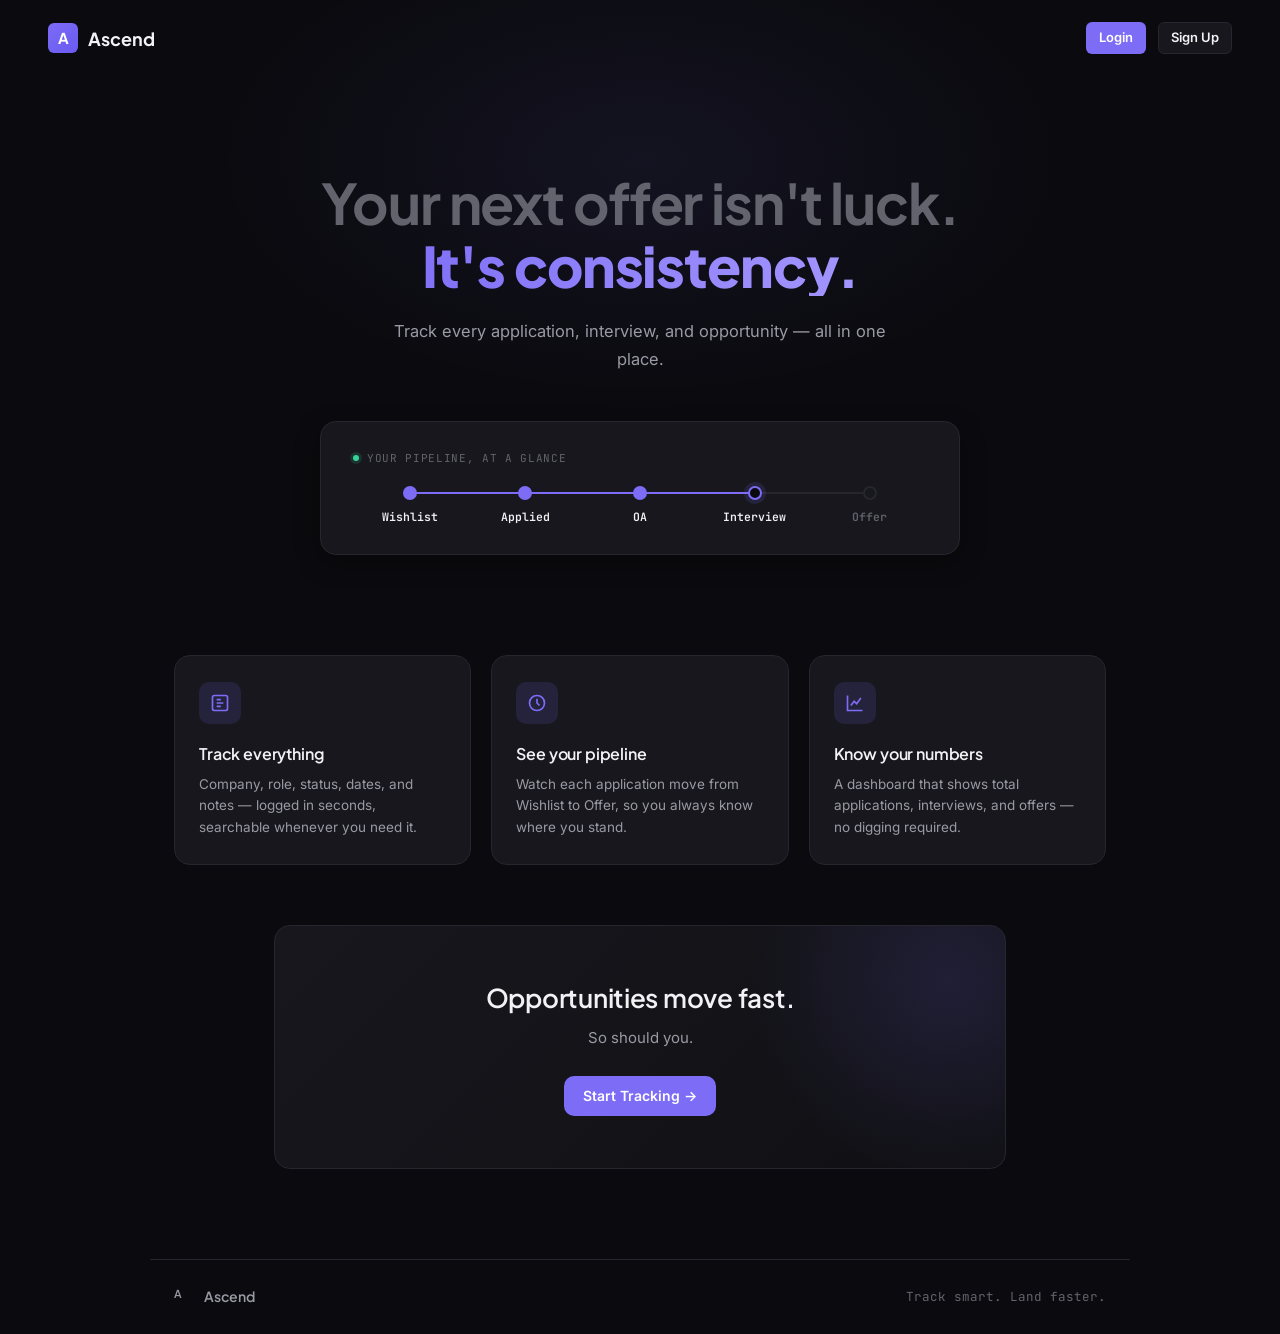
<file: index.html>
<!DOCTYPE html>
<html lang="en">
<head>
<meta charset="UTF-8">
<meta name="viewport" content="width=device-width, initial-scale=1.0">
<title>Ascend — Track every opportunity</title>
<link rel="stylesheet" href="css/styles.css">
<link rel="stylesheet" href="css/landing.css">
</head>
<body>

<nav class="landing-nav">
  <div class="brand">
    <span class="mark">A</span>
    <span>Ascend</span>
  </div>
  <div class="nav-actions">
    <a href="login.html" class="btn btn-primary btn-sm">Login</a>
    <a href="register.html" class="btn btn-secondary btn-sm">Sign Up</a>
  </div>
</nav>

<section class="hero">
  <h1 class="hero-title">
    <span class="muted-line">Your next offer isn't luck.</span>
    <span class="accent-line">It's consistency.</span>
  </h1>

  <p class="hero-sub">
    Track every application, interview, and opportunity — all in one place.
  </p>

  <div class="pipeline-preview">
    <div class="preview-label">
      <span class="live-dot"></span>
      Your pipeline, at a glance
    </div>
    <div class="pipeline">
      <div class="pipeline-node done"><div class="pipeline-line"></div><div class="pipeline-dot"></div><span class="pipeline-label">Wishlist</span></div>
      <div class="pipeline-node done"><div class="pipeline-line"></div><div class="pipeline-dot"></div><span class="pipeline-label">Applied</span></div>
      <div class="pipeline-node done"><div class="pipeline-line"></div><div class="pipeline-dot"></div><span class="pipeline-label">OA</span></div>
      <div class="pipeline-node current"><div class="pipeline-line"></div><div class="pipeline-dot"></div><span class="pipeline-label">Interview</span></div>
      <div class="pipeline-node"><div class="pipeline-line"></div><div class="pipeline-dot"></div><span class="pipeline-label">Offer</span></div>
    </div>
  </div>
</section>

<section class="features">
  <div class="feature-grid">
    <div class="feature-card">
      <div class="f-icon">
        <svg viewBox="0 0 24 24" fill="none" stroke="currentColor" stroke-width="2"><rect x="3" y="3" width="18" height="18" rx="2"/><path d="M8 12h8M8 8h5M8 16h5"/></svg>
      </div>
      <h3>Track everything</h3>
      <p>Company, role, status, dates, and notes — logged in seconds, searchable whenever you need it.</p>
    </div>

    <div class="feature-card">
      <div class="f-icon">
        <svg viewBox="0 0 24 24" fill="none" stroke="currentColor" stroke-width="2"><circle cx="12" cy="12" r="9"/><path d="M12 7v5l3 3"/></svg>
      </div>
      <h3>See your pipeline</h3>
      <p>Watch each application move from Wishlist to Offer, so you always know where you stand.</p>
    </div>

    <div class="feature-card">
      <div class="f-icon">
        <svg viewBox="0 0 24 24" fill="none" stroke="currentColor" stroke-width="2"><path d="M3 3v18h18"/><path d="M7 15l4-5 3 3 5-7"/></svg>
      </div>
      <h3>Know your numbers</h3>
      <p>A dashboard that shows total applications, interviews, and offers — no digging required.</p>
    </div>
  </div>
</section>

<section class="final-cta">
  <div class="final-cta-card">
    <h2>Opportunities move fast.</h2>
    <p>So should you.</p>
    <a href="login.html" class="btn btn-primary">Start Tracking →</a>
  </div>
</section>

<footer class="landing-footer">
  <div class="foot-brand">
    <span class="mark" style="width:22px;height:22px;font-size:11px;">A</span>
    Ascend
  </div>
  <span class="foot-note">Track smart. Land faster.</span>
</footer>

</body>
</html>
</file>
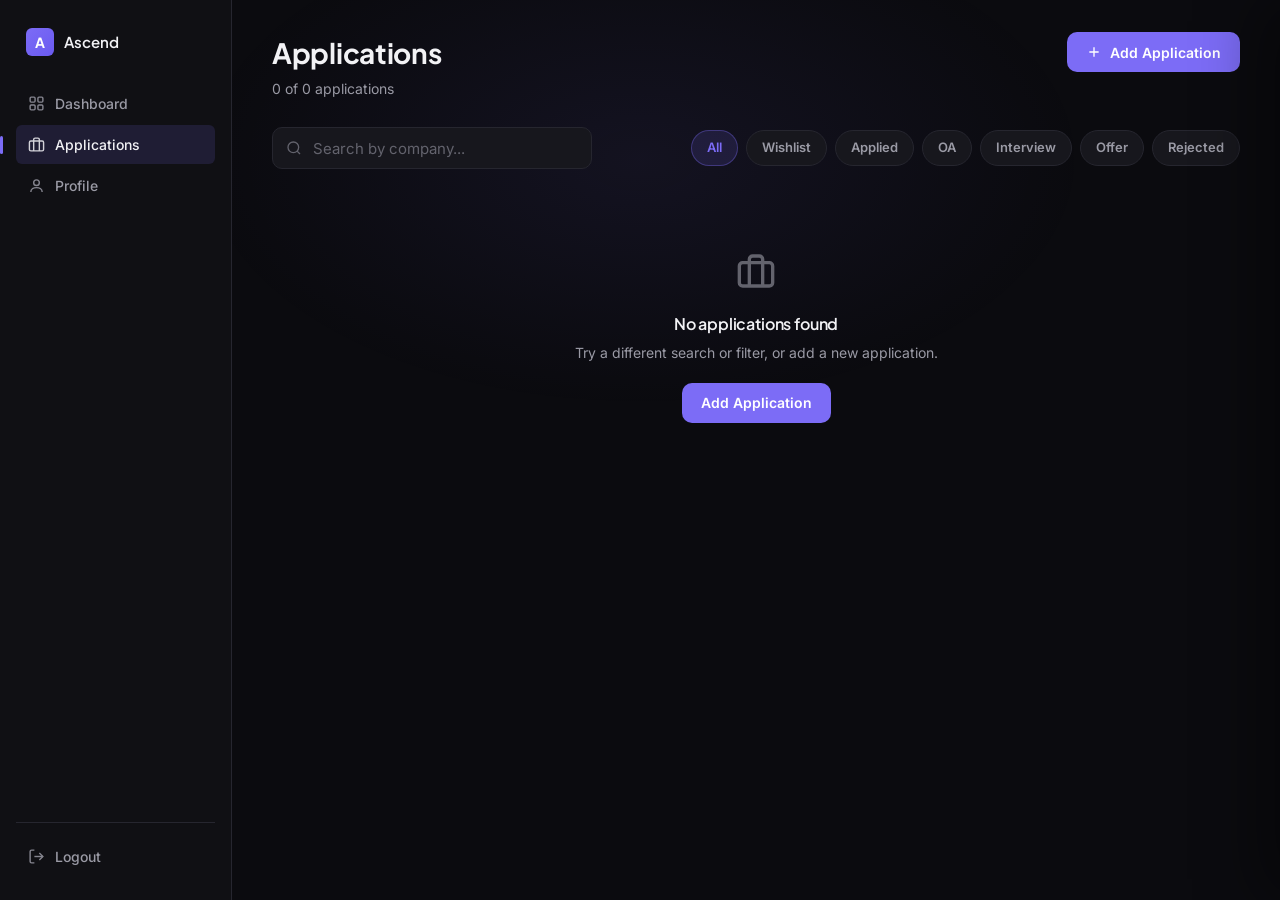
<file: applications.html>
<!DOCTYPE html>
<html lang="en">
<head>
<meta charset="UTF-8">
<meta name="viewport" content="width=device-width, initial-scale=1.0">
<title>Applications — Ascend</title>
<link rel="stylesheet" href="css/styles.css">
<link rel="stylesheet" href="css/dashboard.css">
<link rel="stylesheet" href="css/applications.css">
</head>
<body>

<div class="app-shell">

  <aside class="sidebar">
    <a href="dashboard.html" class="sidebar-brand">
      <span class="mark">A</span>
      <span class="name">Ascend</span>
    </a>

    <nav class="nav-group">
      <a href="dashboard.html" class="nav-item">
        <svg viewBox="0 0 24 24" fill="none" stroke="currentColor" stroke-width="2"><rect x="3" y="3" width="7" height="7" rx="1.5"/><rect x="14" y="3" width="7" height="7" rx="1.5"/><rect x="3" y="14" width="7" height="7" rx="1.5"/><rect x="14" y="14" width="7" height="7" rx="1.5"/></svg>
        Dashboard
      </a>
      <a href="applications.html" class="nav-item active">
        <svg viewBox="0 0 24 24" fill="none" stroke="currentColor" stroke-width="2"><rect x="2" y="7" width="20" height="14" rx="2"/><path d="M16 21V5a2 2 0 0 0-2-2h-4a2 2 0 0 0-2 2v16"/></svg>
        Applications
      </a>
      <a href="profile.html" class="nav-item">
        <svg viewBox="0 0 24 24" fill="none" stroke="currentColor" stroke-width="2"><circle cx="12" cy="8" r="4"/><path d="M4 21c0-4 4-6 8-6s8 2 8 6"/></svg>
        Profile
      </a>
    </nav>

    <div class="sidebar-footer">
      <a href="login.html" class="nav-item" data-logout>
        <svg viewBox="0 0 24 24" fill="none" stroke="currentColor" stroke-width="2"><path d="M9 21H5a2 2 0 0 1-2-2V5a2 2 0 0 1 2-2h4"/><path d="M16 17l5-5-5-5"/><path d="M21 12H9"/></svg>
        Logout
      </a>
    </div>
  </aside>

  <main class="main">
    <div class="page-header">
      <div>
        <h1>Applications</h1>
        <p class="subtitle"><span id="results-count">0 of 0</span> applications</p>
      </div>
      <button class="btn btn-primary" onclick="openApplicationForm('add')">
        <svg viewBox="0 0 24 24" fill="none" stroke="currentColor" stroke-width="2"><path d="M12 5v14M5 12h14"/></svg>
        Add Application
      </button>
    </div>

    <div class="filters-row">
      <div class="input-icon-wrap search-wrap">
        <svg viewBox="0 0 24 24" fill="none" stroke="currentColor" stroke-width="2"><circle cx="11" cy="11" r="8"/><path d="m21 21-4.35-4.35"/></svg>
        <input class="input" id="search-input" placeholder="Search by company..." />
      </div>

      <div class="filter-chips">
        <span class="chip active" data-status="all">All</span>
        <span class="chip" data-status="Wishlist">Wishlist</span>
        <span class="chip" data-status="Applied">Applied</span>
        <span class="chip" data-status="OA">OA</span>
        <span class="chip" data-status="Interview">Interview</span>
        <span class="chip" data-status="Offer">Offer</span>
        <span class="chip" data-status="Rejected">Rejected</span>
      </div>
    </div>

    <div class="table-wrap" id="applications-table-wrap">
      <table>
        <thead>
          <tr><th>Company</th><th>Status</th><th>Type</th><th>Mode</th><th>Applied</th><th>Notes</th><th>Edit</th></tr>
        </thead>
        <tbody id="applications-body"></tbody>
      </table>
    </div>

    <div class="empty-state" id="applications-empty" style="display:none;">
      <svg viewBox="0 0 24 24" fill="none" stroke="currentColor" stroke-width="2"><rect x="2" y="7" width="20" height="14" rx="2"/><path d="M16 21V5a2 2 0 0 0-2-2h-4a2 2 0 0 0-2 2v16"/></svg>
      <h3>No applications found</h3>
      <p>Try a different search or filter, or add a new application.</p>
      <button class="btn btn-primary" onclick="openApplicationForm('add')">Add Application</button>
    </div>
  </main>

</div>

<!-- Add/Edit Application slide-over -->
<div class="overlay" id="app-form-overlay" onclick="closeApplicationForm()"></div>
<div class="slide-panel" id="app-slide-panel">
  <div class="slide-panel-header">
    <h2 id="form-title">Add Application</h2>
    <button class="close-btn" onclick="closeApplicationForm()">
      <svg viewBox="0 0 24 24" fill="none" stroke="currentColor" stroke-width="2"><path d="M18 6 6 18M6 6l12 12"/></svg>
    </button>
  </div>

  <div class="slide-panel-body">
    <form id="app-form" novalidate>
      <div class="field">
        <label for="f-company">Company Name</label>
        <input type="text" id="f-company" class="input" placeholder="e.g. Rippling" />
      </div>

      <div class="field">
        <label for="f-role">Job Role</label>
        <input type="text" id="f-role" class="input" placeholder="e.g. SDE Intern" />
      </div>

      <div class="field">
        <label for="f-location">Location</label>
        <input type="text" id="f-location" class="input" placeholder="e.g. Bengaluru" />
      </div>

      <div class="field">
        <label>Job Type</label>
        <div class="toggle-group" id="jobType-group">
          <span class="toggle-option active" data-value="Internship">Internship</span>
          <span class="toggle-option" data-value="Full-time">Full-time</span>
        </div>
      </div>

      <div class="field">
        <label>Mode</label>
        <div class="toggle-group" id="mode-group">
          <span class="toggle-option" data-value="On-Campus">On-Campus</span>
          <span class="toggle-option active" data-value="Off-Campus">Off-Campus</span>
        </div>
      </div>

      <div class="field">
        <label for="f-status">Status</label>
        <select id="f-status" class="input">
          <option>Wishlist</option>
          <option>Applied</option>
          <option>OA</option>
          <option>Interview</option>
          <option>Offer</option>
          <option>Rejected</option>
        </select>
      </div>

      <div class="field">
        <label for="f-dateApplied">Date Applied</label>
        <input type="date" id="f-dateApplied" class="input" />
      </div>

      <div class="field">
        <label for="f-jobLink">Job Link</label>
        <input type="url" id="f-jobLink" class="input" placeholder="https://company.com/careers/role" />
      </div>

      <div class="field">
        <label for="f-notes">Notes <span class="optional-tag">optional</span></label>
        <textarea id="f-notes" class="input" placeholder="Anything you want to remember about this application..."></textarea>
      </div>

      <div class="field">
        <label>Referral</label>
        <div class="flex items-center gap-12">
          <div class="switch" id="referral-switch"></div>
          <span class="text-secondary" style="font-size:13px;">This came through a referral</span>
        </div>
      </div>
    </form>
  </div>

  <div class="slide-panel-footer">
    <button type="button" class="btn btn-secondary" onclick="closeApplicationForm()">Cancel</button>
    <button type="submit" form="app-form" class="btn btn-primary" id="form-submit-btn">Add Application</button>
  </div>
</div>

<script src="js/data.js"></script>
<script src="js/application-form.js"></script>
<script src="js/applications.js"></script>
<script src="js/sidebar.js"></script>
</body>
</html>
</file>
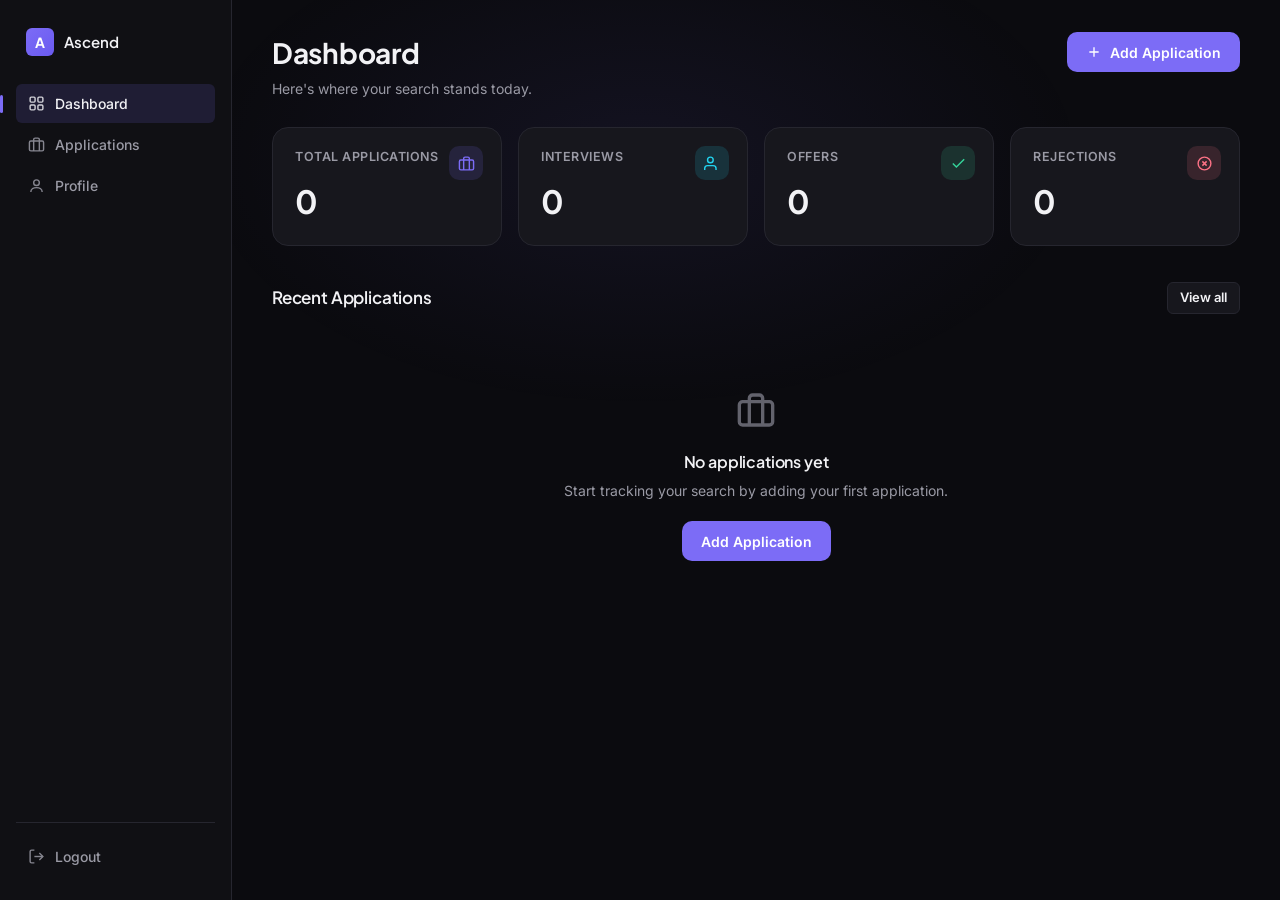
<file: dashboard.html>
<!DOCTYPE html>
<html lang="en">
<head>
<meta charset="UTF-8">
<meta name="viewport" content="width=device-width, initial-scale=1.0">
<title>Dashboard — Ascend</title>
<link rel="stylesheet" href="css/styles.css">
<link rel="stylesheet" href="css/dashboard.css">
</head>
<body>

<div class="app-shell">

  <aside class="sidebar">
    <a href="dashboard.html" class="sidebar-brand">
      <span class="mark">A</span>
      <span class="name">Ascend</span>
    </a>

    <nav class="nav-group">
      <a href="dashboard.html" class="nav-item active">
        <svg viewBox="0 0 24 24" fill="none" stroke="currentColor" stroke-width="2"><rect x="3" y="3" width="7" height="7" rx="1.5"/><rect x="14" y="3" width="7" height="7" rx="1.5"/><rect x="3" y="14" width="7" height="7" rx="1.5"/><rect x="14" y="14" width="7" height="7" rx="1.5"/></svg>
        Dashboard
      </a>
      <a href="applications.html" class="nav-item">
        <svg viewBox="0 0 24 24" fill="none" stroke="currentColor" stroke-width="2"><rect x="2" y="7" width="20" height="14" rx="2"/><path d="M16 21V5a2 2 0 0 0-2-2h-4a2 2 0 0 0-2 2v16"/></svg>
        Applications
      </a>
      <a href="profile.html" class="nav-item">
        <svg viewBox="0 0 24 24" fill="none" stroke="currentColor" stroke-width="2"><circle cx="12" cy="8" r="4"/><path d="M4 21c0-4 4-6 8-6s8 2 8 6"/></svg>
        Profile
      </a>
    </nav>

    <div class="sidebar-footer">
      <a href="login.html" class="nav-item" data-logout>
        <svg viewBox="0 0 24 24" fill="none" stroke="currentColor" stroke-width="2"><path d="M9 21H5a2 2 0 0 1-2-2V5a2 2 0 0 1 2-2h4"/><path d="M16 17l5-5-5-5"/><path d="M21 12H9"/></svg>
        Logout
      </a>
    </div>
  </aside>

  <main class="main">
    <div class="page-header">
      <div>
        <h1>Dashboard</h1>
        <p class="subtitle">Here's where your search stands today.</p>
      </div>
      <a href="applications.html?action=add" class="btn btn-primary">
        <svg viewBox="0 0 24 24" fill="none" stroke="currentColor" stroke-width="2"><path d="M12 5v14M5 12h14"/></svg>
        Add Application
      </a>
    </div>

    <div class="stats-grid">
      <div class="stat-card">
        <div class="stat-icon" style="background:var(--accent-muted); color:var(--accent);">
          <svg viewBox="0 0 24 24" fill="none" stroke="currentColor" stroke-width="2"><rect x="2" y="7" width="20" height="14" rx="2"/><path d="M16 21V5a2 2 0 0 0-2-2h-4a2 2 0 0 0-2 2v16"/></svg>
        </div>
        <span class="stat-label">Total Applications</span>
        <span class="stat-value" id="stat-total">0</span>
      </div>

      <div class="stat-card">
        <div class="stat-icon" style="background:var(--status-interview-bg); color:var(--status-interview);">
          <svg viewBox="0 0 24 24" fill="none" stroke="currentColor" stroke-width="2"><path d="M17 21v-2a4 4 0 0 0-4-4H5a4 4 0 0 0-4 4v2"/><circle cx="9" cy="7" r="4"/></svg>
        </div>
        <span class="stat-label">Interviews</span>
        <span class="stat-value" id="stat-interviews">0</span>
      </div>

      <div class="stat-card">
        <div class="stat-icon" style="background:var(--status-offer-bg); color:var(--status-offer);">
          <svg viewBox="0 0 24 24" fill="none" stroke="currentColor" stroke-width="2"><path d="M20 6 9 17l-5-5"/></svg>
        </div>
        <span class="stat-label">Offers</span>
        <span class="stat-value" id="stat-offers">0</span>
      </div>

      <div class="stat-card">
        <div class="stat-icon" style="background:var(--status-rejected-bg); color:var(--status-rejected);">
          <svg viewBox="0 0 24 24" fill="none" stroke="currentColor" stroke-width="2"><circle cx="12" cy="12" r="9"/><path d="m15 9-6 6M9 9l6 6"/></svg>
        </div>
        <span class="stat-label">Rejections</span>
        <span class="stat-value" id="stat-rejections">0</span>
      </div>
    </div>

    <div class="section-header">
      <h2>Recent Applications</h2>
      <a href="applications.html" class="btn btn-secondary btn-sm">View all</a>
    </div>

    <div class="table-wrap" id="recent-table-wrap">
      <table>
        <thead>
          <tr><th>Company</th><th>Status</th><th>Type</th><th>Mode</th><th>Applied</th><th>Notes</th></tr>
        </thead>
        <tbody id="recent-apps-body"></tbody>
      </table>
    </div>

    <div class="empty-state" id="recent-empty" style="display:none;">
      <svg viewBox="0 0 24 24" fill="none" stroke="currentColor" stroke-width="2"><rect x="2" y="7" width="20" height="14" rx="2"/><path d="M16 21V5a2 2 0 0 0-2-2h-4a2 2 0 0 0-2 2v16"/></svg>
      <h3>No applications yet</h3>
      <p>Start tracking your search by adding your first application.</p>
      <a href="applications.html?action=add" class="btn btn-primary">Add Application</a>
    </div>
  </main>

</div>

<script src="js/data.js"></script>
<script src="js/dashboard.js"></script>
<script src="js/sidebar.js"></script>
</body>
</html>
</file>
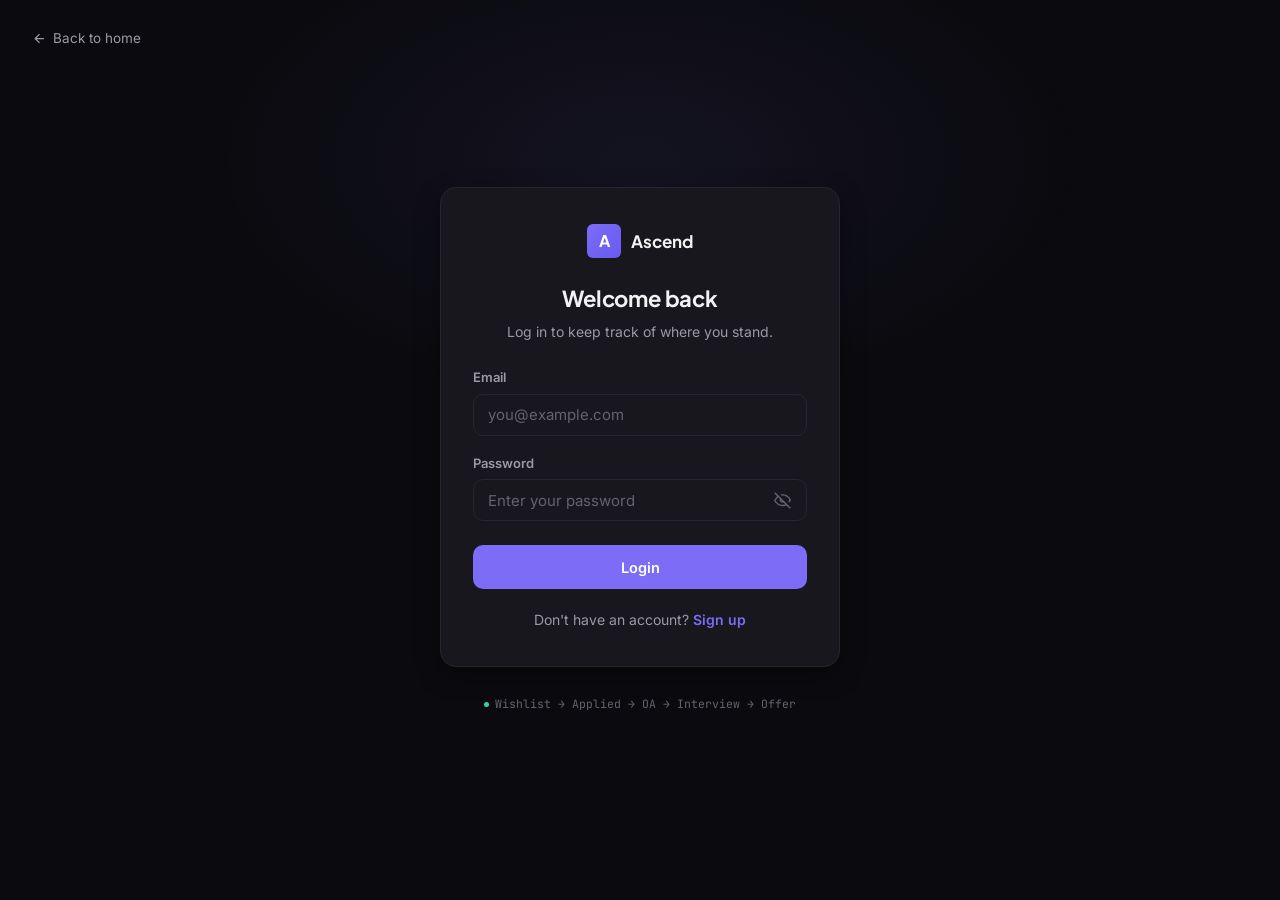
<file: login.html>
<!DOCTYPE html>
<html lang="en">
<head>
<meta charset="UTF-8">
<meta name="viewport" content="width=device-width, initial-scale=1.0">
<title>Login — Ascend</title>
<link rel="stylesheet" href="css/styles.css">
<link rel="stylesheet" href="css/auth.css">
</head>
<body>

<div class="auth-shell">
  <a href="index.html" class="back-home">
    <svg viewBox="0 0 24 24" fill="none" stroke="currentColor" stroke-width="2"><path d="M19 12H5M12 19l-7-7 7-7"/></svg>
    Back to home
  </a>

  <div class="auth-card">
    <a href="index.html" class="auth-brand">
      <span class="mark">A</span>
      <span class="name">Ascend</span>
    </a>

    <h1>Welcome back</h1>
    <p class="auth-sub">Log in to keep track of where you stand.</p>

    <form id="login-form" novalidate>
      <div class="field">
        <label for="login-email">Email</label>
        <input type="email" id="login-email" class="input" placeholder="you@example.com" autocomplete="email" />
      </div>

      <div class="field">
        <label for="login-password">Password</label>
        <div class="password-wrap">
          <input type="password" id="login-password" class="input" placeholder="Enter your password" autocomplete="current-password" />
          <button type="button" class="password-toggle" aria-label="Toggle password visibility"></button>
        </div>
      </div>

      <button type="submit" class="btn btn-primary auth-submit">Login</button>
    </form>

    <p class="auth-footer">Don't have an account? <a href="register.html">Sign up</a></p>
  </div>

  <div class="mini-pipeline-hint">
    <span class="dot"></span>
    Wishlist → Applied → OA → Interview → Offer
  </div>
</div>

<script src="js/auth.js"></script>
</body>
</html>
</file>
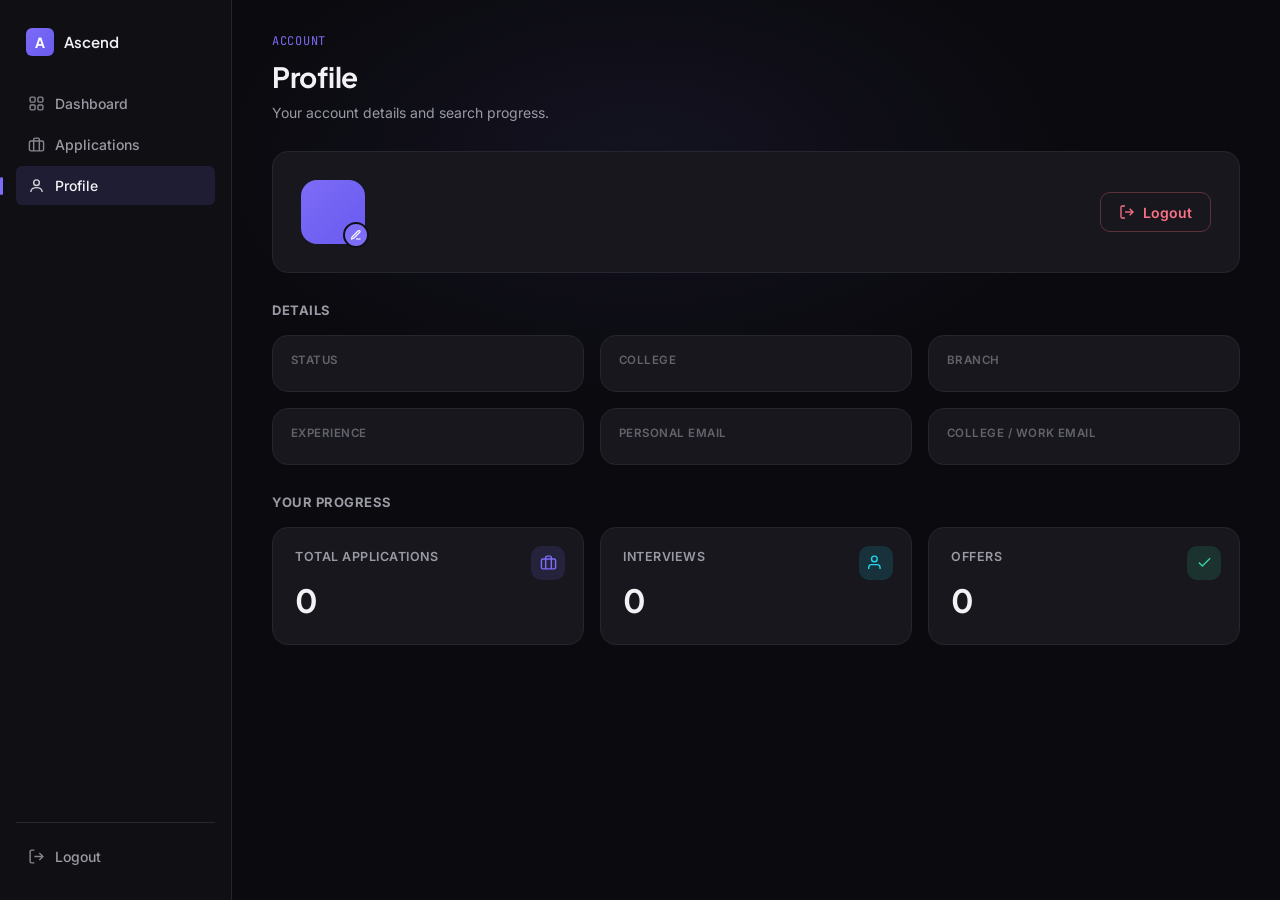
<file: profile.html>
<!DOCTYPE html>
<html lang="en">
<head>
<meta charset="UTF-8">
<meta name="viewport" content="width=device-width, initial-scale=1.0">
<title>Profile — Ascend</title>
<link rel="stylesheet" href="css/styles.css">
<link rel="stylesheet" href="css/dashboard.css">
<link rel="stylesheet" href="css/profile.css">
</head>
<body>

<div class="app-shell">

  <aside class="sidebar">
    <a href="dashboard.html" class="sidebar-brand">
      <span class="mark">A</span>
      <span class="name">Ascend</span>
    </a>

    <nav class="nav-group">
      <a href="dashboard.html" class="nav-item">
        <svg viewBox="0 0 24 24" fill="none" stroke="currentColor" stroke-width="2"><rect x="3" y="3" width="7" height="7" rx="1.5"/><rect x="14" y="3" width="7" height="7" rx="1.5"/><rect x="3" y="14" width="7" height="7" rx="1.5"/><rect x="14" y="14" width="7" height="7" rx="1.5"/></svg>
        Dashboard
      </a>
      <a href="applications.html" class="nav-item">
        <svg viewBox="0 0 24 24" fill="none" stroke="currentColor" stroke-width="2"><rect x="2" y="7" width="20" height="14" rx="2"/><path d="M16 21V5a2 2 0 0 0-2-2h-4a2 2 0 0 0-2 2v16"/></svg>
        Applications
      </a>
      <a href="profile.html" class="nav-item active">
        <svg viewBox="0 0 24 24" fill="none" stroke="currentColor" stroke-width="2"><circle cx="12" cy="8" r="4"/><path d="M4 21c0-4 4-6 8-6s8 2 8 6"/></svg>
        Profile
      </a>
    </nav>

    <div class="sidebar-footer">
      <a href="login.html" class="nav-item" data-logout>
        <svg viewBox="0 0 24 24" fill="none" stroke="currentColor" stroke-width="2"><path d="M9 21H5a2 2 0 0 1-2-2V5a2 2 0 0 1 2-2h4"/><path d="M16 17l5-5-5-5"/><path d="M21 12H9"/></svg>
        Logout
      </a>
    </div>
  </aside>

  <main class="main">
    <div class="page-header">
      <div>
        <span class="eyebrow">Account</span>
        <h1>Profile</h1>
        <p class="subtitle">Your account details and search progress.</p>
      </div>
    </div>

    <!-- ===== VIEW MODE ===== -->
    <div id="profile-view-mode">
      <div class="card profile-card">
        <div class="profile-avatar-wrap">
          <div class="profile-avatar" id="profile-avatar"></div>
          <button class="avatar-edit-btn" id="edit-trigger-btn" title="Edit profile">
            <svg viewBox="0 0 24 24" fill="none" stroke="currentColor" stroke-width="2.2"><path d="M12 20h9"/><path d="M16.5 3.5a2.121 2.121 0 0 1 3 3L7 19l-4 1 1-4Z"/></svg>
          </button>
        </div>
        <div class="profile-info">
          <h2 id="profile-name"></h2>
          <div class="profile-email" id="profile-email"></div>
          <div class="profile-joined" id="profile-joined"></div>
        </div>
        <button class="btn btn-danger" data-logout>
          <svg viewBox="0 0 24 24" fill="none" stroke="currentColor" stroke-width="2"><path d="M9 21H5a2 2 0 0 1-2-2V5a2 2 0 0 1 2-2h4"/><path d="M16 17l5-5-5-5"/><path d="M21 12H9"/></svg>
          Logout
        </button>
      </div>

      <div class="profile-section-title">Details</div>
      <div class="profile-details-grid">
        <div class="detail-item">
          <span class="detail-label">Status</span>
          <span class="detail-value" id="d-status"></span>
        </div>
        <div class="detail-item">
          <span class="detail-label">College</span>
          <span class="detail-value" id="d-college"></span>
        </div>
        <div class="detail-item">
          <span class="detail-label">Branch</span>
          <span class="detail-value" id="d-branch"></span>
        </div>
        <div class="detail-item">
          <span class="detail-label">Experience</span>
          <span class="detail-value" id="d-experience"></span>
        </div>
        <div class="detail-item">
          <span class="detail-label">Personal Email</span>
          <span class="detail-value" id="d-personal-email"></span>
        </div>
        <div class="detail-item">
          <span class="detail-label">College / Work Email</span>
          <span class="detail-value" id="d-college-email"></span>
        </div>
      </div>

      <div class="profile-section-title">Your Progress</div>
      <div class="profile-stats">
        <div class="stat-card">
          <div class="stat-icon" style="background:var(--accent-muted); color:var(--accent);">
            <svg viewBox="0 0 24 24" fill="none" stroke="currentColor" stroke-width="2"><rect x="2" y="7" width="20" height="14" rx="2"/><path d="M16 21V5a2 2 0 0 0-2-2h-4a2 2 0 0 0-2 2v16"/></svg>
          </div>
          <span class="stat-label">Total Applications</span>
          <span class="stat-value" id="profile-total">0</span>
        </div>

        <div class="stat-card">
          <div class="stat-icon" style="background:var(--status-interview-bg); color:var(--status-interview);">
            <svg viewBox="0 0 24 24" fill="none" stroke="currentColor" stroke-width="2"><path d="M17 21v-2a4 4 0 0 0-4-4H5a4 4 0 0 0-4 4v2"/><circle cx="9" cy="7" r="4"/></svg>
          </div>
          <span class="stat-label">Interviews</span>
          <span class="stat-value" id="profile-interviews">0</span>
        </div>

        <div class="stat-card">
          <div class="stat-icon" style="background:var(--status-offer-bg); color:var(--status-offer);">
            <svg viewBox="0 0 24 24" fill="none" stroke="currentColor" stroke-width="2"><path d="M20 6 9 17l-5-5"/></svg>
          </div>
          <span class="stat-label">Offers</span>
          <span class="stat-value" id="profile-offers">0</span>
        </div>
      </div>
    </div>

    <!-- ===== EDIT MODE ===== -->
    <div id="profile-edit-mode" class="card" style="display:none; padding:28px;">
      <h2 style="margin-bottom:22px;">Edit Profile</h2>
      <form id="profile-edit-form">
        <div class="edit-form-grid">
          <div class="field full-width">
            <label for="e-name">Full Name</label>
            <input type="text" id="e-name" class="input" placeholder="Your full name" />
          </div>

          <div class="field full-width">
            <label>Current Status</label>
            <div class="toggle-group" id="status-group">
              <span class="toggle-option active" data-value="Student">Student</span>
              <span class="toggle-option" data-value="Employee">Employee</span>
              <span class="toggle-option" data-value="Other">Other</span>
            </div>
          </div>

          <div class="field">
            <label for="e-college">College</label>
            <input type="text" id="e-college" class="input" placeholder="e.g. IGDTUW" />
          </div>

          <div class="field">
            <label for="e-branch">Branch</label>
            <input type="text" id="e-branch" class="input" placeholder="e.g. CSE" />
          </div>

          <div class="field">
            <label for="e-experience">Experience</label>
            <input type="text" id="e-experience" class="input" placeholder="e.g. Fresher, 6 months" />
          </div>

          <div class="field">
            <label for="e-personal-email">Personal Email</label>
            <input type="email" id="e-personal-email" class="input" placeholder="you@gmail.com" />
          </div>

          <div class="field full-width">
            <label for="e-college-email">College / Work Email</label>
            <input type="email" id="e-college-email" class="input" placeholder="you@college.edu" />
          </div>
        </div>
      </form>
      <div class="flex gap-8" style="justify-content:flex-end; margin-top:6px;">
        <button type="button" class="btn btn-secondary" id="cancel-edit-btn">Cancel</button>
        <button type="submit" form="profile-edit-form" class="btn btn-primary">Save Changes</button>
      </div>
    </div>
  </main>

</div>

<script src="js/data.js"></script>
<script src="js/profile.js"></script>
<script src="js/sidebar.js"></script>
</body>
</html>
</file>
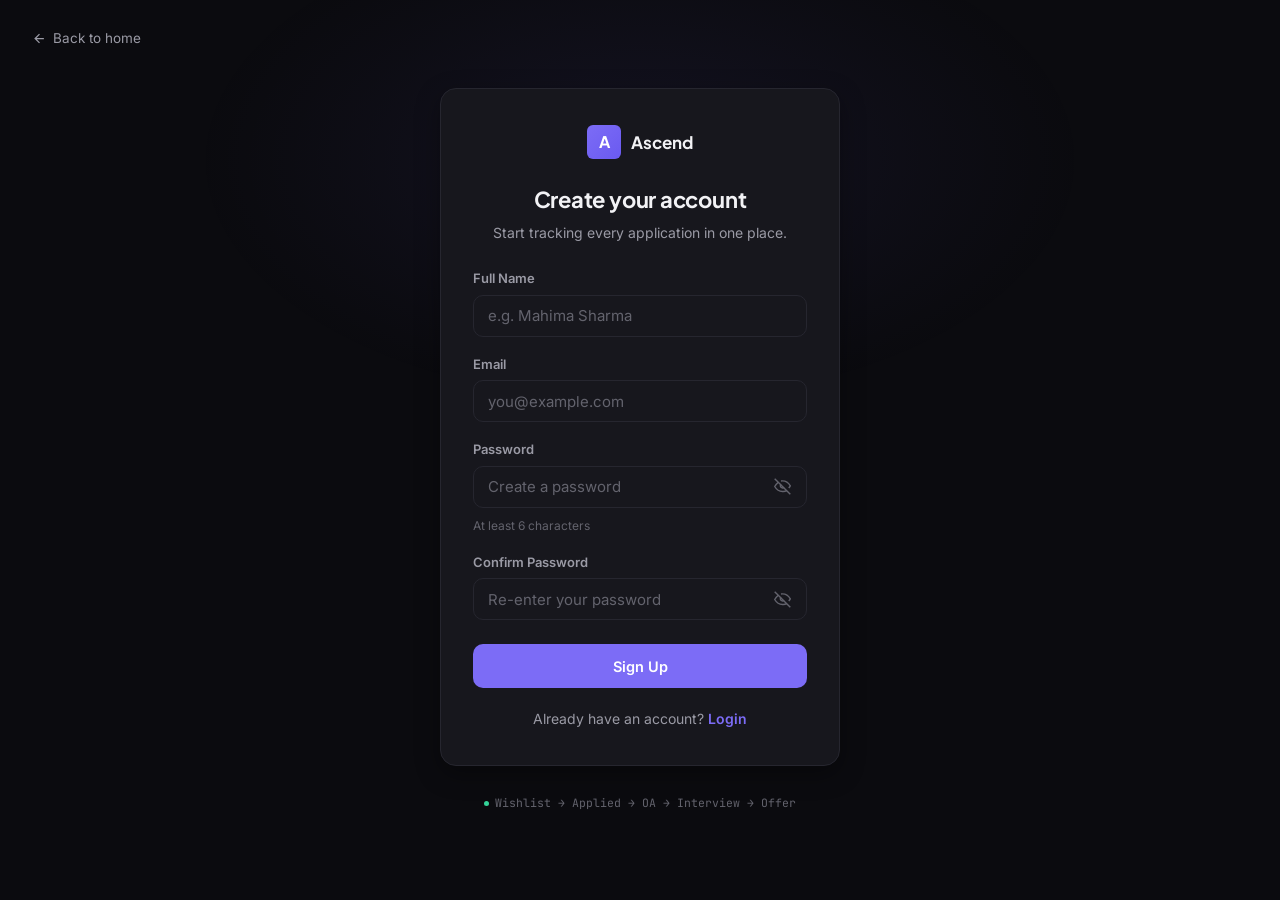
<file: register.html>
<!DOCTYPE html>
<html lang="en">
<head>
<meta charset="UTF-8">
<meta name="viewport" content="width=device-width, initial-scale=1.0">
<title>Sign Up — Ascend</title>
<link rel="stylesheet" href="css/styles.css">
<link rel="stylesheet" href="css/auth.css">
</head>
<body>

<div class="auth-shell">
  <a href="index.html" class="back-home">
    <svg viewBox="0 0 24 24" fill="none" stroke="currentColor" stroke-width="2"><path d="M19 12H5M12 19l-7-7 7-7"/></svg>
    Back to home
  </a>

  <div class="auth-card">
    <a href="index.html" class="auth-brand">
      <span class="mark">A</span>
      <span class="name">Ascend</span>
    </a>

    <h1>Create your account</h1>
    <p class="auth-sub">Start tracking every application in one place.</p>

    <form id="register-form" novalidate>
      <div class="field">
        <label for="register-name">Full Name</label>
        <input type="text" id="register-name" class="input" placeholder="e.g. Mahima Sharma" autocomplete="name" />
      </div>

      <div class="field">
        <label for="register-email">Email</label>
        <input type="email" id="register-email" class="input" placeholder="you@example.com" autocomplete="email" />
      </div>

      <div class="field">
        <label for="register-password">Password</label>
        <div class="password-wrap">
          <input type="password" id="register-password" class="input" placeholder="Create a password" autocomplete="new-password" />
          <button type="button" class="password-toggle" aria-label="Toggle password visibility"></button>
        </div>
        <span class="field-hint">At least 6 characters</span>
      </div>

      <div class="field">
        <label for="register-confirm">Confirm Password</label>
        <div class="password-wrap">
          <input type="password" id="register-confirm" class="input" placeholder="Re-enter your password" autocomplete="new-password" />
          <button type="button" class="password-toggle" aria-label="Toggle password visibility"></button>
        </div>
      </div>

      <button type="submit" class="btn btn-primary auth-submit">Sign Up</button>
    </form>

    <p class="auth-footer">Already have an account? <a href="login.html">Login</a></p>
  </div>

  <div class="mini-pipeline-hint">
    <span class="dot"></span>
    Wishlist → Applied → OA → Interview → Offer
  </div>
</div>

<script src="js/auth.js"></script>
</body>
</html>
</file>
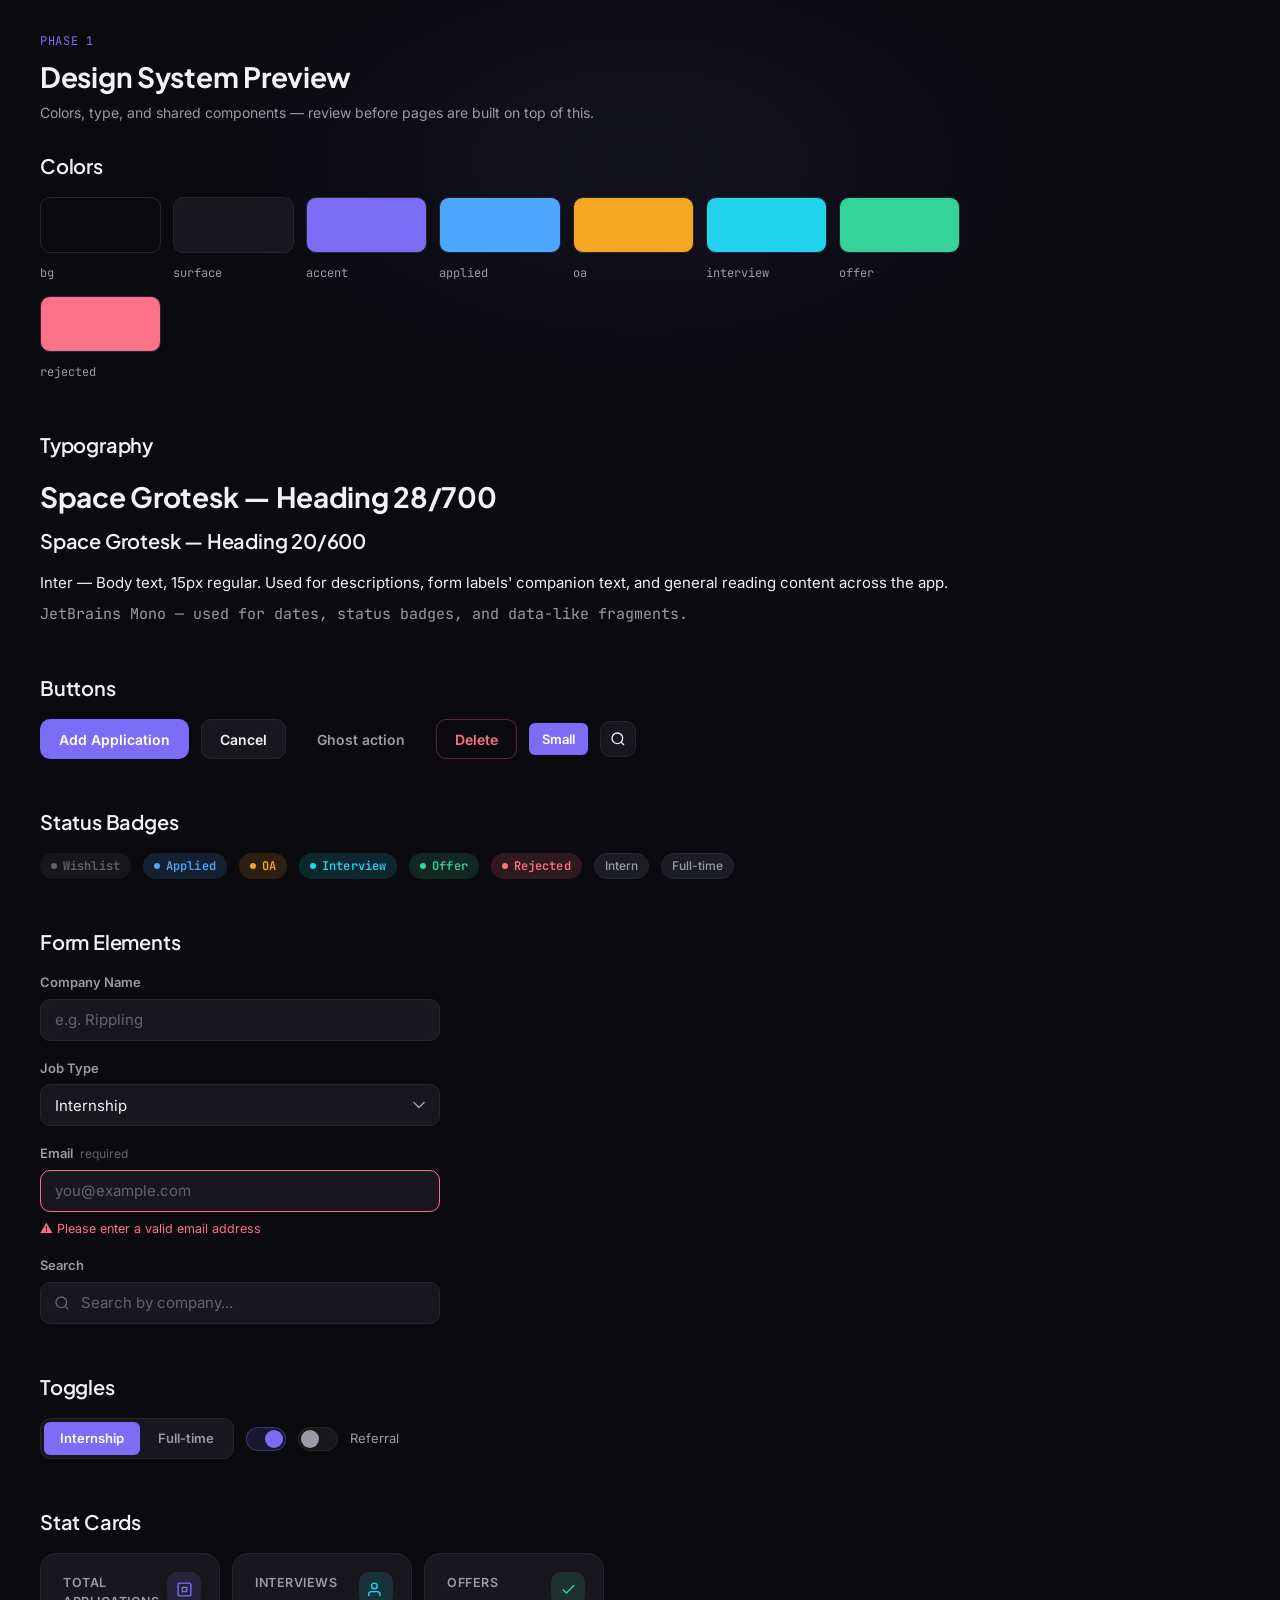
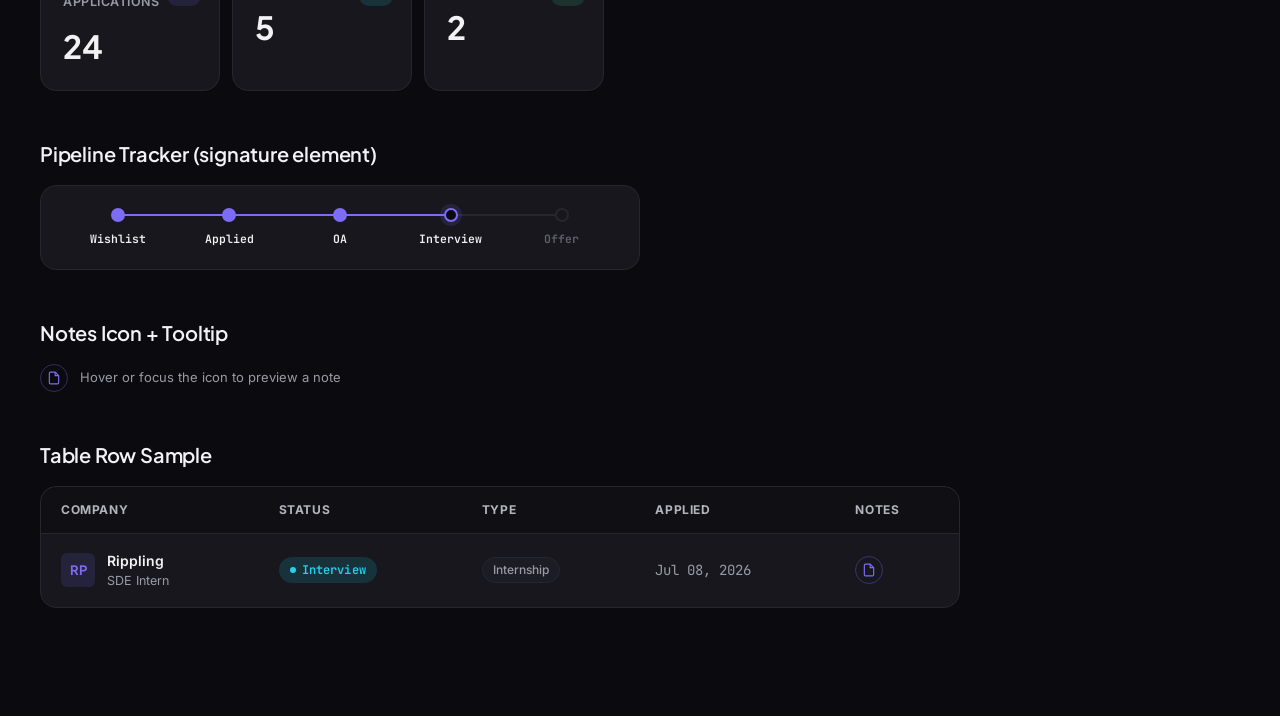
<file: style-guide.html>
<!DOCTYPE html>
<html lang="en">
<head>
<meta charset="UTF-8">
<meta name="viewport" content="width=device-width, initial-scale=1.0">
<title>Design System — Job Tracker</title>
<link rel="stylesheet" href="css/styles.css">
<style>
  .swatch { width: 100%; height: 56px; border-radius: 10px; margin-bottom: 8px; border: 1px solid var(--border); }
  .swatch-label { font-family: var(--font-mono); font-size: 12px; color: var(--text-secondary); }
  .section { margin-bottom: 48px; }
  .row { display: flex; gap: 12px; flex-wrap: wrap; align-items: center; margin-bottom: 14px; }
  .demo-grid { display: grid; grid-template-columns: repeat(auto-fill, minmax(120px, 1fr)); gap: 12px; }
</style>
</head>
<body>
<div class="app-shell">
  <div class="main" style="max-width: 1000px;">
    <div class="page-header">
      <div>
        <span class="eyebrow">Phase 1</span>
        <h1>Design System Preview</h1>
        <p class="subtitle">Colors, type, and shared components — review before pages are built on top of this.</p>
      </div>
    </div>

    <!-- COLORS -->
    <div class="section">
      <h2 class="mt-24" style="margin-bottom:16px;">Colors</h2>
      <div class="demo-grid">
        <div><div class="swatch" style="background:var(--bg)"></div><span class="swatch-label">bg</span></div>
        <div><div class="swatch" style="background:var(--surface)"></div><span class="swatch-label">surface</span></div>
        <div><div class="swatch" style="background:var(--accent)"></div><span class="swatch-label">accent</span></div>
        <div><div class="swatch" style="background:var(--status-applied)"></div><span class="swatch-label">applied</span></div>
        <div><div class="swatch" style="background:var(--status-oa)"></div><span class="swatch-label">oa</span></div>
        <div><div class="swatch" style="background:var(--status-interview)"></div><span class="swatch-label">interview</span></div>
        <div><div class="swatch" style="background:var(--status-offer)"></div><span class="swatch-label">offer</span></div>
        <div><div class="swatch" style="background:var(--status-rejected)"></div><span class="swatch-label">rejected</span></div>
      </div>
    </div>

    <!-- TYPE -->
    <div class="section">
      <h2 style="margin-bottom:16px;">Typography</h2>
      <h1>Space Grotesk — Heading 28/700</h1>
      <h2 class="mt-8">Space Grotesk — Heading 20/600</h2>
      <p class="mt-16">Inter — Body text, 15px regular. Used for descriptions, form labels' companion text, and general reading content across the app.</p>
      <p class="mono mt-8" style="color:var(--text-secondary)">JetBrains Mono — used for dates, status badges, and data-like fragments.</p>
    </div>

    <!-- BUTTONS -->
    <div class="section">
      <h2 style="margin-bottom:16px;">Buttons</h2>
      <div class="row">
        <button class="btn btn-primary">Add Application</button>
        <button class="btn btn-secondary">Cancel</button>
        <button class="btn btn-ghost">Ghost action</button>
        <button class="btn btn-danger">Delete</button>
        <button class="btn btn-primary btn-sm">Small</button>
        <button class="btn btn-secondary btn-icon">
          <svg viewBox="0 0 24 24" fill="none" stroke="currentColor" stroke-width="2"><circle cx="11" cy="11" r="8"/><path d="m21 21-4.35-4.35"/></svg>
        </button>
      </div>
    </div>

    <!-- BADGES -->
    <div class="section">
      <h2 style="margin-bottom:16px;">Status Badges</h2>
      <div class="row">
        <span class="badge badge-wishlist">Wishlist</span>
        <span class="badge badge-applied">Applied</span>
        <span class="badge badge-oa">OA</span>
        <span class="badge badge-interview">Interview</span>
        <span class="badge badge-offer">Offer</span>
        <span class="badge badge-rejected">Rejected</span>
        <span class="tag">Intern</span>
        <span class="tag">Full-time</span>
      </div>
    </div>

    <!-- FORM -->
    <div class="section">
      <h2 style="margin-bottom:16px;">Form Elements</h2>
      <div style="max-width:400px;">
        <div class="field">
          <label>Company Name</label>
          <input class="input" placeholder="e.g. Rippling" />
        </div>
        <div class="field">
          <label>Job Type</label>
          <select class="input">
            <option>Internship</option>
            <option>Full-time</option>
          </select>
        </div>
        <div class="field">
          <label>Email <span class="optional-tag">required</span></label>
          <input class="input error" placeholder="you@example.com" />
          <span class="error-text">⚠ Please enter a valid email address</span>
        </div>
        <div class="field">
          <label>Search</label>
          <div class="input-icon-wrap">
            <svg viewBox="0 0 24 24" fill="none" stroke="currentColor" stroke-width="2"><circle cx="11" cy="11" r="8"/><path d="m21 21-4.35-4.35"/></svg>
            <input class="input" placeholder="Search by company..." />
          </div>
        </div>
      </div>
    </div>

    <!-- TOGGLES -->
    <div class="section">
      <h2 style="margin-bottom:16px;">Toggles</h2>
      <div class="row">
        <div class="toggle-group">
          <span class="toggle-option active">Internship</span>
          <span class="toggle-option">Full-time</span>
        </div>
        <div class="switch on"></div>
        <div class="switch"></div>
        <span class="text-secondary" style="font-size:13px;">Referral</span>
      </div>
    </div>

    <!-- STAT CARDS -->
    <div class="section">
      <h2 style="margin-bottom:16px;">Stat Cards</h2>
      <div class="row" style="align-items:stretch;">
        <div class="stat-card" style="width:180px;">
          <div class="stat-icon" style="background:var(--accent-muted); color:var(--accent);">
            <svg viewBox="0 0 24 24" fill="none" stroke="currentColor" stroke-width="2"><rect x="3" y="3" width="18" height="18" rx="2"/><path d="M9 9h6v6H9z"/></svg>
          </div>
          <span class="stat-label">Total Applications</span>
          <span class="stat-value">24</span>
        </div>
        <div class="stat-card" style="width:180px;">
          <div class="stat-icon" style="background:var(--status-interview-bg); color:var(--status-interview);">
            <svg viewBox="0 0 24 24" fill="none" stroke="currentColor" stroke-width="2"><path d="M17 21v-2a4 4 0 0 0-4-4H5a4 4 0 0 0-4 4v2"/><circle cx="9" cy="7" r="4"/></svg>
          </div>
          <span class="stat-label">Interviews</span>
          <span class="stat-value">5</span>
        </div>
        <div class="stat-card" style="width:180px;">
          <div class="stat-icon" style="background:var(--status-offer-bg); color:var(--status-offer);">
            <svg viewBox="0 0 24 24" fill="none" stroke="currentColor" stroke-width="2"><path d="M20 6 9 17l-5-5"/></svg>
          </div>
          <span class="stat-label">Offers</span>
          <span class="stat-value">2</span>
        </div>
      </div>
    </div>

    <!-- PIPELINE -->
    <div class="section">
      <h2 style="margin-bottom:16px;">Pipeline Tracker (signature element)</h2>
      <div class="card" style="max-width: 600px;">
        <div class="pipeline">
          <div class="pipeline-node done"><div class="pipeline-line"></div><div class="pipeline-dot"></div><span class="pipeline-label">Wishlist</span></div>
          <div class="pipeline-node done"><div class="pipeline-line"></div><div class="pipeline-dot"></div><span class="pipeline-label">Applied</span></div>
          <div class="pipeline-node done"><div class="pipeline-line"></div><div class="pipeline-dot"></div><span class="pipeline-label">OA</span></div>
          <div class="pipeline-node current"><div class="pipeline-line"></div><div class="pipeline-dot"></div><span class="pipeline-label">Interview</span></div>
          <div class="pipeline-node"><div class="pipeline-line"></div><div class="pipeline-dot"></div><span class="pipeline-label">Offer</span></div>
        </div>
      </div>
    </div>

    <!-- TOOLTIP -->
    <div class="section">
      <h2 style="margin-bottom:16px;">Notes Icon + Tooltip</h2>
      <div class="row">
        <div class="tooltip-wrap" tabindex="0">
          <button class="notes-icon has-note">
            <svg viewBox="0 0 24 24" fill="none" stroke="currentColor" stroke-width="2"><path d="M14 2H6a2 2 0 0 0-2 2v16a2 2 0 0 0 2 2h12a2 2 0 0 0 2-2V8z"/><path d="M14 2v6h6"/></svg>
          </button>
          <div class="tooltip-bubble">Referred by Priya from the SDE team — mentioned fast turnaround on OA results.</div>
        </div>
        <span class="text-secondary" style="font-size:13px;">Hover or focus the icon to preview a note</span>
      </div>
    </div>

    <!-- TABLE ROW SAMPLE -->
    <div class="section">
      <h2 style="margin-bottom:16px;">Table Row Sample</h2>
      <div class="table-wrap">
        <table>
          <thead><tr><th>Company</th><th>Status</th><th>Type</th><th>Applied</th><th>Notes</th></tr></thead>
          <tbody>
            <tr>
              <td>
                <div class="company-cell">
                  <div class="company-logo">RP</div>
                  <div>
                    <div class="company-name">Rippling</div>
                    <div class="role-sub">SDE Intern</div>
                  </div>
                </div>
              </td>
              <td><span class="badge badge-interview">Interview</span></td>
              <td><span class="tag">Internship</span></td>
              <td class="mono text-secondary">Jul 08, 2026</td>
              <td>
                <div class="tooltip-wrap" tabindex="0">
                  <button class="notes-icon has-note">
                    <svg viewBox="0 0 24 24" fill="none" stroke="currentColor" stroke-width="2"><path d="M14 2H6a2 2 0 0 0-2 2v16a2 2 0 0 0 2 2h12a2 2 0 0 0 2-2V8z"/><path d="M14 2v6h6"/></svg>
                  </button>
                  <div class="tooltip-bubble">Offline round, live hidden test cases — revise DP before this one.</div>
                </div>
              </td>
            </tr>
          </tbody>
        </table>
      </div>
    </div>

  </div>
</div>
</body>
</html>
</file>
<file: css/styles.css>
/* ============================================
   JOB TRACKER — DESIGN SYSTEM
   ============================================ */

@import url('https://fonts.googleapis.com/css2?family=Plus+Jakarta+Sans:wght@500;600;700;800&family=Inter:wght@400;500;600&family=JetBrains+Mono:wght@400;500&display=swap');

:root {
  /* Surfaces */
  --bg: #0b0b0f;
  --bg-elevated: #101014;
  --surface: #17171d;
  --surface-hover: #1c1c24;
  --border: #26262f;
  --border-hover: #34343f;

  /* Text */
  --text-primary: #f2f2f5;
  --text-secondary: #9a9aa5;
  --text-tertiary: #63636d;

  /* Accent */
  --accent: #7c6cf6;
  --accent-hover: #8f81ff;
  --accent-active: #6a5af0;
  --accent-muted: rgba(124, 108, 246, 0.14);
  --accent-border: rgba(124, 108, 246, 0.35);

  /* Status */
  --status-wishlist: #63636d;
  --status-wishlist-bg: rgba(99, 99, 109, 0.14);
  --status-applied: #4da6ff;
  --status-applied-bg: rgba(77, 166, 255, 0.14);
  --status-oa: #f5a623;
  --status-oa-bg: rgba(245, 166, 35, 0.14);
  --status-interview: #22d3ee;
  --status-interview-bg: rgba(34, 211, 238, 0.14);
  --status-offer: #34d399;
  --status-offer-bg: rgba(52, 211, 153, 0.14);
  --status-rejected: #fb7185;
  --status-rejected-bg: rgba(251, 113, 133, 0.14);

  /* Semantic */
  --danger: #fb7185;
  --success: #34d399;

  /* Type */
  --font-display: 'Plus Jakarta Sans', sans-serif;
  --font-body: 'Inter', sans-serif;
  --font-mono: 'JetBrains Mono', monospace;

  /* Radius */
  --radius-sm: 6px;
  --radius-md: 10px;
  --radius-lg: 16px;
  --radius-pill: 999px;

  /* Shadow */
  --shadow-sm: 0 1px 2px rgba(0, 0, 0, 0.3);
  --shadow-md: 0 8px 24px rgba(0, 0, 0, 0.35);
  --shadow-glow: 0 0 0 3px var(--accent-muted);

  /* Motion */
  --ease: cubic-bezier(0.4, 0, 0.2, 1);
  --t-fast: 120ms;
  --t-med: 200ms;
}

* { box-sizing: border-box; margin: 0; padding: 0; }

html { color-scheme: dark; }

body {
  background: var(--bg);
  color: var(--text-primary);
  font-family: var(--font-body);
  font-size: 15px;
  line-height: 1.5;
  -webkit-font-smoothing: antialiased;
}

/* Ambient background glow */
body::before {
  content: '';
  position: fixed;
  top: -10%;
  left: 50%;
  transform: translateX(-50%);
  width: 900px;
  height: 500px;
  background: radial-gradient(ellipse at center, rgba(124, 108, 246, 0.08) 0%, transparent 70%);
  pointer-events: none;
  z-index: 0;
}

h1, h2, h3, h4 {
  font-family: var(--font-display);
  font-weight: 600;
  letter-spacing: -0.01em;
  color: var(--text-primary);
}

h1 { font-size: 28px; font-weight: 700; }
h2 { font-size: 20px; }
h3 { font-size: 16px; }

.mono { font-family: var(--font-mono); }

a { color: inherit; text-decoration: none; }

button, input, select, textarea { font-family: inherit; font-size: inherit; color: inherit; }

::selection { background: var(--accent-muted); color: var(--text-primary); }

/* Focus visibility */
a:focus-visible,
button:focus-visible,
input:focus-visible,
select:focus-visible,
textarea:focus-visible,
[tabindex]:focus-visible {
  outline: 2px solid var(--accent);
  outline-offset: 2px;
  border-radius: var(--radius-sm);
}

/* ============================================
   LAYOUT
   ============================================ */

.app-shell {
  display: flex;
  min-height: 100vh;
  position: relative;
  z-index: 1;
}

.main {
  flex: 1;
  padding: 32px 40px 60px;
  max-width: 1180px;
}

.page-header {
  display: flex;
  align-items: flex-start;
  justify-content: space-between;
  margin-bottom: 28px;
  gap: 16px;
  flex-wrap: wrap;
}

.page-header .eyebrow {
  font-family: var(--font-mono);
  font-size: 12px;
  color: var(--accent);
  letter-spacing: 0.06em;
  text-transform: uppercase;
  margin-bottom: 6px;
  display: block;
}

.page-header p.subtitle {
  color: var(--text-secondary);
  font-size: 14px;
  margin-top: 4px;
}

/* ============================================
   SIDEBAR
   ============================================ */

.sidebar {
  width: 232px;
  flex-shrink: 0;
  background: var(--bg-elevated);
  border-right: 1px solid var(--border);
  padding: 24px 16px;
  display: flex;
  flex-direction: column;
  position: sticky;
  top: 0;
  height: 100vh;
}

.sidebar-brand {
  display: flex;
  align-items: center;
  gap: 10px;
  padding: 4px 10px 28px;
}

.sidebar-brand .mark {
  width: 28px;
  height: 28px;
  border-radius: var(--radius-sm);
  background: linear-gradient(135deg, var(--accent), var(--accent-active));
  display: flex;
  align-items: center;
  justify-content: center;
  font-family: var(--font-display);
  font-weight: 700;
  font-size: 14px;
  color: #fff;
  flex-shrink: 0;
}

.sidebar-brand .name {
  font-family: var(--font-display);
  font-weight: 600;
  font-size: 15px;
  color: var(--text-primary);
}

.nav-group { display: flex; flex-direction: column; gap: 2px; flex: 1; }

.nav-item {
  display: flex;
  align-items: center;
  gap: 10px;
  padding: 9px 12px;
  border-radius: var(--radius-sm);
  color: var(--text-secondary);
  font-size: 14px;
  font-weight: 500;
  transition: background var(--t-fast) var(--ease), color var(--t-fast) var(--ease);
  cursor: pointer;
  position: relative;
}

.nav-item svg { width: 17px; height: 17px; flex-shrink: 0; opacity: 0.85; }

.nav-item:hover { background: var(--surface-hover); color: var(--text-primary); }

.nav-item.active {
  background: var(--accent-muted);
  color: var(--text-primary);
}

.nav-item.active::before {
  content: '';
  position: absolute;
  left: -16px;
  top: 50%;
  transform: translateY(-50%);
  width: 3px;
  height: 18px;
  background: var(--accent);
  border-radius: var(--radius-pill);
}

.sidebar-footer {
  border-top: 1px solid var(--border);
  padding-top: 14px;
  margin-top: 14px;
}

/* ============================================
   BUTTONS
   ============================================ */

.btn {
  display: inline-flex;
  align-items: center;
  justify-content: center;
  gap: 8px;
  height: 40px;
  padding: 0 18px;
  border-radius: var(--radius-md);
  font-weight: 600;
  font-size: 14px;
  border: 1px solid transparent;
  cursor: pointer;
  transition: all var(--t-fast) var(--ease);
  white-space: nowrap;
}

.btn svg { width: 16px; height: 16px; }

.btn-primary {
  background: var(--accent);
  color: #fff;
}
.btn-primary:hover { background: var(--accent-hover); transform: translateY(-1px); box-shadow: 0 4px 16px rgba(124, 108, 246, 0.35); }
.btn-primary:active { background: var(--accent-active); transform: translateY(0); }

.btn-secondary {
  background: var(--surface);
  color: var(--text-primary);
  border-color: var(--border);
}
.btn-secondary:hover { background: var(--surface-hover); border-color: var(--accent-border); box-shadow: 0 4px 14px rgba(124, 108, 246, 0.18); }

.btn-ghost {
  background: transparent;
  color: var(--text-secondary);
}
.btn-ghost:hover { background: var(--surface-hover); color: var(--text-primary); }

.btn-danger {
  background: transparent;
  color: var(--danger);
  border-color: rgba(251, 113, 133, 0.3);
}
.btn-danger:hover { background: var(--status-rejected-bg); border-color: var(--danger); }

.btn-sm { height: 32px; padding: 0 12px; font-size: 13px; border-radius: var(--radius-sm); }
.btn-icon { width: 36px; height: 36px; padding: 0; }
.btn:disabled { opacity: 0.5; cursor: not-allowed; }

/* ============================================
   INPUTS
   ============================================ */

.field { display: flex; flex-direction: column; gap: 6px; margin-bottom: 18px; }

.field label {
  font-size: 13px;
  font-weight: 600;
  color: var(--text-secondary);
}

.field .optional-tag {
  font-weight: 400;
  color: var(--text-tertiary);
  font-size: 12px;
  margin-left: 4px;
}

.input, select.input, textarea.input {
  background: var(--surface);
  border: 1px solid var(--border);
  border-radius: var(--radius-md);
  padding: 10px 14px;
  color: var(--text-primary);
  height: 42px;
  transition: border-color var(--t-fast) var(--ease), box-shadow var(--t-fast) var(--ease);
  width: 100%;
}

textarea.input { height: auto; min-height: 90px; resize: vertical; padding-top: 10px; }

.input::placeholder { color: var(--text-tertiary); transition: color var(--t-fast) var(--ease); }

.input:hover::placeholder { color: #d8d8de; }

.input:focus {
  outline: none;
  border-color: var(--accent);
  box-shadow: var(--shadow-glow);
}

.input.error { border-color: var(--danger); }

.error-text {
  font-size: 12.5px;
  color: var(--danger);
  display: flex;
  align-items: center;
  gap: 5px;
  margin-top: 2px;
}

select.input {
  appearance: none;
  background-image: url("data:image/svg+xml,%3Csvg xmlns='http://www.w3.org/2000/svg' width='12' height='8' viewBox='0 0 12 8' fill='none'%3E%3Cpath d='M1 1.5L6 6.5L11 1.5' stroke='%239a9aa5' stroke-width='1.5' stroke-linecap='round' stroke-linejoin='round'/%3E%3C/svg%3E");
  background-repeat: no-repeat;
  background-position: right 14px center;
  padding-right: 36px;
  cursor: pointer;
}

/* Search input with icon */
.input-icon-wrap { position: relative; }
.input-icon-wrap svg {
  position: absolute;
  left: 14px;
  top: 50%;
  transform: translateY(-50%);
  width: 16px;
  height: 16px;
  color: var(--text-tertiary);
  pointer-events: none;
}
.input-icon-wrap .input { padding-left: 40px; }

/* ============================================
   TOGGLE SWITCH
   ============================================ */

.toggle-group {
  display: inline-flex;
  background: var(--surface);
  border: 1px solid var(--border);
  border-radius: var(--radius-md);
  padding: 3px;
  gap: 2px;
}

.toggle-option {
  padding: 7px 16px;
  border-radius: var(--radius-sm);
  font-size: 13px;
  font-weight: 600;
  color: var(--text-secondary);
  cursor: pointer;
  transition: all var(--t-fast) var(--ease);
  user-select: none;
}

.toggle-option.active {
  background: var(--accent);
  color: #fff;
}

.toggle-option:not(.active):hover { color: var(--text-primary); }

/* Switch (on/off) */
.switch {
  width: 40px;
  height: 24px;
  border-radius: var(--radius-pill);
  background: var(--surface);
  border: 1px solid var(--border);
  position: relative;
  cursor: pointer;
  transition: background var(--t-med) var(--ease), border-color var(--t-med) var(--ease);
  flex-shrink: 0;
}

.switch::after {
  content: '';
  position: absolute;
  top: 2px;
  left: 2px;
  width: 18px;
  height: 18px;
  border-radius: 50%;
  background: var(--text-secondary);
  transition: transform var(--t-med) var(--ease), background var(--t-med) var(--ease);
}

.switch.on { background: var(--accent-muted); border-color: var(--accent-border); }
.switch.on::after { transform: translateX(16px); background: var(--accent); }

/* ============================================
   BADGES / STATUS PILLS
   ============================================ */

.badge {
  display: inline-flex;
  align-items: center;
  gap: 6px;
  padding: 4px 11px;
  border-radius: var(--radius-pill);
  font-size: 12px;
  font-weight: 600;
  font-family: var(--font-mono);
  letter-spacing: 0.01em;
  white-space: nowrap;
}

.badge::before {
  content: '';
  width: 6px;
  height: 6px;
  border-radius: 50%;
  background: currentColor;
}

.badge-wishlist { background: var(--status-wishlist-bg); color: var(--status-wishlist); }
.badge-applied  { background: var(--status-applied-bg);  color: var(--status-applied); }
.badge-oa       { background: var(--status-oa-bg);       color: var(--status-oa); }
.badge-interview{ background: var(--status-interview-bg);color: var(--status-interview); }
.badge-offer    { background: var(--status-offer-bg);    color: var(--status-offer); }
.badge-rejected { background: var(--status-rejected-bg); color: var(--status-rejected); }

.tag {
  display: inline-flex;
  align-items: center;
  padding: 3px 10px;
  border-radius: var(--radius-pill);
  font-size: 12px;
  font-weight: 500;
  background: var(--surface-hover);
  color: var(--text-secondary);
  border: 1px solid var(--border);
}

/* ============================================
   CARDS
   ============================================ */

.card {
  background: var(--surface);
  border: 1px solid var(--border);
  border-radius: var(--radius-lg);
  padding: 22px;
  transition: border-color var(--t-fast) var(--ease), transform var(--t-fast) var(--ease);
}

.card-hover:hover { border-color: var(--border-hover); transform: translateY(-2px); }

.stat-card {
  background: var(--surface);
  border: 1px solid var(--border);
  border-radius: var(--radius-lg);
  padding: 20px 22px;
  display: flex;
  flex-direction: column;
  gap: 10px;
  position: relative;
  overflow: hidden;
}

.stat-card .stat-label {
  font-size: 12.5px;
  font-weight: 600;
  color: var(--text-secondary);
  text-transform: uppercase;
  letter-spacing: 0.04em;
}

.stat-card .stat-value {
  font-family: var(--font-display);
  font-size: 32px;
  font-weight: 700;
  color: var(--text-primary);
}

.stat-card .stat-icon {
  position: absolute;
  top: 18px;
  right: 18px;
  width: 34px;
  height: 34px;
  border-radius: var(--radius-md);
  display: flex;
  align-items: center;
  justify-content: center;
}
.stat-card .stat-icon svg { width: 17px; height: 17px; }

/* ============================================
   PIPELINE TRACKER (signature element)
   ============================================ */

.pipeline {
  display: flex;
  align-items: center;
  width: 100%;
}

.pipeline-node {
  display: flex;
  flex-direction: column;
  align-items: center;
  gap: 8px;
  flex: 1;
  position: relative;
}

.pipeline-dot {
  width: 14px;
  height: 14px;
  border-radius: 50%;
  background: var(--surface);
  border: 2px solid var(--border);
  z-index: 1;
  transition: all var(--t-med) var(--ease);
}

.pipeline-node.done .pipeline-dot { background: var(--accent); border-color: var(--accent); }
.pipeline-node.current .pipeline-dot {
  background: var(--bg);
  border-color: var(--accent);
  box-shadow: 0 0 0 4px var(--accent-muted);
}
.pipeline-node.rejected .pipeline-dot { background: var(--status-rejected); border-color: var(--status-rejected); }

.pipeline-line {
  position: absolute;
  top: 6px;
  left: -50%;
  width: 100%;
  height: 2px;
  background: var(--border);
  z-index: 0;
}
.pipeline-node:first-child .pipeline-line { display: none; }
.pipeline-node.done .pipeline-line, .pipeline-node.current .pipeline-line { background: var(--accent); }
.pipeline-node.rejected .pipeline-line { background: var(--status-rejected); }

.pipeline-label {
  font-size: 11.5px;
  font-weight: 600;
  color: var(--text-tertiary);
  text-align: center;
  font-family: var(--font-mono);
}
.pipeline-node.done .pipeline-label, .pipeline-node.current .pipeline-label { color: var(--text-primary); }

/* ============================================
   TABLE
   ============================================ */

.table-wrap {
  background: var(--surface);
  border: 1px solid var(--border);
  border-radius: var(--radius-lg);
  overflow: visible;
}

table { width: 100%; border-collapse: collapse; }

thead th {
  text-align: left;
  font-size: 12px;
  font-weight: 700;
  color: #b4b4bf;
  text-transform: uppercase;
  letter-spacing: 0.05em;
  padding: 14px 20px;
  border-bottom: 1px solid var(--border);
  background: var(--bg-elevated);
}

tbody td {
  padding: 16px 20px;
  border-bottom: 1px solid var(--border);
  font-size: 14px;
  color: var(--text-primary);
  position: relative;
}

tbody tr { transition: background var(--t-fast) var(--ease), box-shadow var(--t-fast) var(--ease); cursor: pointer; }
tbody tr:hover { background: var(--accent-muted); box-shadow: inset 3px 0 0 var(--accent); }
tbody tr:last-child td:first-child { border-bottom-left-radius: var(--radius-lg); }
tbody tr:last-child td:last-child { border-bottom-right-radius: var(--radius-lg); }
thead tr th:first-child { border-top-left-radius: var(--radius-lg); }
thead tr th:last-child { border-top-right-radius: var(--radius-lg); }
tbody tr:last-child td { border-bottom: none; }

.company-cell { display: flex; align-items: center; gap: 12px; }
.company-logo {
  width: 34px; height: 34px;
  border-radius: var(--radius-sm);
  background: var(--accent-muted);
  color: var(--accent);
  display: flex; align-items: center; justify-content: center;
  font-family: var(--font-display);
  font-weight: 700;
  font-size: 13px;
  flex-shrink: 0;
}
.company-name { font-weight: 600; }
.role-sub { font-size: 12.5px; color: var(--text-secondary); margin-top: 1px; }

/* ============================================
   TOOLTIP (for notes icon)
   ============================================ */

.tooltip-wrap { position: relative; display: inline-flex; }

.notes-icon {
  width: 28px; height: 28px;
  border-radius: 50%;
  display: flex; align-items: center; justify-content: center;
  color: var(--text-tertiary);
  background: transparent;
  border: 1px solid var(--border);
  cursor: pointer;
  transition: all var(--t-fast) var(--ease);
}
.notes-icon:hover { color: var(--accent); border-color: var(--accent-border); background: var(--accent-muted); }
.notes-icon svg { width: 14px; height: 14px; }
.notes-icon.has-note { color: var(--accent); border-color: var(--accent-border); }

.tooltip-bubble {
  position: absolute;
  bottom: calc(100% + 10px);
  left: 50%;
  transform: translateX(-50%) translateY(4px);
  width: 220px;
  background: var(--bg-elevated);
  border: 1px solid var(--border-hover);
  border-radius: var(--radius-md);
  padding: 12px 14px;
  font-size: 13px;
  color: var(--text-secondary);
  line-height: 1.5;
  box-shadow: var(--shadow-md);
  opacity: 0;
  visibility: hidden;
  transition: all var(--t-med) var(--ease);
  z-index: 20;
}

.tooltip-bubble::after {
  content: '';
  position: absolute;
  top: 100%;
  left: 50%;
  transform: translateX(-50%);
  border: 6px solid transparent;
  border-top-color: var(--bg-elevated);
}

.tooltip-wrap:hover .tooltip-bubble,
.tooltip-wrap:focus-within .tooltip-bubble {
  opacity: 1;
  visibility: visible;
  transform: translateX(-50%) translateY(0);
}

.tooltip-bubble.align-right {
  left: auto;
  right: -6px;
  transform: translateY(4px);
}
.tooltip-bubble.align-right::after { left: auto; right: 20px; transform: none; }
.tooltip-wrap:hover .tooltip-bubble.align-right,
.tooltip-wrap:focus-within .tooltip-bubble.align-right {
  transform: translateY(0);
}

/* ============================================
   SLIDE-OVER PANEL
   ============================================ */

.overlay {
  position: fixed;
  inset: 0;
  background: rgba(6, 6, 8, 0.6);
  backdrop-filter: blur(2px);
  opacity: 0;
  visibility: hidden;
  transition: opacity var(--t-med) var(--ease), visibility var(--t-med) var(--ease);
  z-index: 30;
}
.overlay.open { opacity: 1; visibility: visible; }

.slide-panel {
  position: fixed;
  top: 0;
  right: 0;
  width: 460px;
  max-width: 92vw;
  height: 100vh;
  background: var(--bg-elevated);
  border-left: 1px solid var(--border);
  box-shadow: -20px 0 60px rgba(0,0,0,0.4);
  transform: translateX(100%);
  transition: transform var(--t-med) var(--ease);
  z-index: 31;
  display: flex;
  flex-direction: column;
}
.slide-panel.open { transform: translateX(0); }

.slide-panel-header {
  display: flex;
  align-items: center;
  justify-content: space-between;
  padding: 22px 24px;
  border-bottom: 1px solid var(--border);
  flex-shrink: 0;
}

.slide-panel-body { padding: 24px; overflow-y: auto; flex: 1; }
.slide-panel-footer {
  padding: 18px 24px;
  border-top: 1px solid var(--border);
  display: flex;
  gap: 10px;
  justify-content: flex-end;
  flex-shrink: 0;
}

.close-btn {
  width: 32px; height: 32px;
  border-radius: var(--radius-sm);
  display: flex; align-items: center; justify-content: center;
  color: var(--text-secondary);
  cursor: pointer;
  transition: all var(--t-fast) var(--ease);
  background: transparent;
  border: none;
}
.close-btn:hover { background: var(--surface-hover); color: var(--text-primary); }

/* ============================================
   CONFIRM MODAL (logout, delete, etc.)
   ============================================ */

.confirm-modal {
  background: var(--surface);
  border: 1px solid var(--border);
  border-radius: var(--radius-lg);
  padding: 30px 28px;
  max-width: 360px;
  width: 90vw;
  text-align: center;
  box-shadow: var(--shadow-md);
  position: fixed;
  top: 50%;
  left: 50%;
  transform: translate(-50%, -50%) scale(0.96);
  opacity: 0;
  visibility: hidden;
  transition: all var(--t-med) var(--ease);
  z-index: 32;
}

.overlay.open .confirm-modal {
  opacity: 1;
  visibility: visible;
  transform: translate(-50%, -50%) scale(1);
}

.confirm-modal .confirm-icon {
  width: 44px;
  height: 44px;
  border-radius: 50%;
  background: var(--status-rejected-bg);
  color: var(--status-rejected);
  display: flex;
  align-items: center;
  justify-content: center;
  margin: 0 auto 16px;
}
.confirm-modal .confirm-icon svg { width: 20px; height: 20px; }

.confirm-modal h3 { font-size: 18px; margin-bottom: 8px; }
.confirm-modal p { font-size: 13.5px; color: var(--text-secondary); line-height: 1.55; margin-bottom: 22px; }

.confirm-actions { display: flex; gap: 10px; justify-content: center; }
.confirm-actions .btn { flex: 1; }

.btn-danger-solid {
  background: var(--status-rejected);
  color: #1a0a0d;
}
.btn-danger-solid:hover { background: #fc8a99; }

/* ============================================
   AUTH PAGES
   ============================================ */

.auth-shell {
  min-height: 100vh;
  display: flex;
  flex-direction: column;
  align-items: center;
  justify-content: center;
  padding: 24px;
  position: relative;
  z-index: 1;
}

.auth-card {
  width: 100%;
  max-width: 400px;
  background: var(--surface);
  border: 1px solid var(--border);
  border-radius: var(--radius-lg);
  padding: 36px 32px;
  box-shadow: var(--shadow-md);
}

.auth-brand {
  display: flex;
  align-items: center;
  gap: 10px;
  justify-content: center;
  margin-bottom: 24px;
}

.auth-card h1 { font-size: 22px; text-align: center; margin-bottom: 6px; }
.auth-card .auth-sub { text-align: center; color: var(--text-secondary); font-size: 14px; margin-bottom: 26px; }

.auth-footer {
  text-align: center;
  margin-top: 20px;
  font-size: 14px;
  color: var(--text-secondary);
}
.auth-footer a { color: var(--accent); font-weight: 600; }
.auth-footer a:hover { color: var(--accent-hover); }

/* ============================================
   UTILITIES
   ============================================ */

.flex { display: flex; }
.flex-col { display: flex; flex-direction: column; }
.items-center { align-items: center; }
.justify-between { justify-content: space-between; }
.gap-8 { gap: 8px; }
.gap-12 { gap: 12px; }
.gap-16 { gap: 16px; }
.mt-8 { margin-top: 8px; }
.mt-16 { margin-top: 16px; }
.mt-24 { margin-top: 24px; }
.text-secondary { color: var(--text-secondary); }
.text-tertiary { color: var(--text-tertiary); }
.w-full { width: 100%; }

.empty-state {
  text-align: center;
  padding: 60px 20px;
  color: var(--text-secondary);
}
.empty-state svg { width: 40px; height: 40px; color: var(--text-tertiary); margin-bottom: 14px; }
.empty-state h3 { color: var(--text-primary); margin-bottom: 6px; }
.empty-state p { font-size: 14px; margin-bottom: 20px; }

/* Scrollbar */
::-webkit-scrollbar { width: 10px; height: 10px; }
::-webkit-scrollbar-track { background: transparent; }
::-webkit-scrollbar-thumb { background: var(--border-hover); border-radius: var(--radius-pill); }
::-webkit-scrollbar-thumb:hover { background: var(--text-tertiary); }

/* Responsive */
@media (max-width: 900px) {
  .sidebar { position: fixed; left: -240px; transition: left var(--t-med) var(--ease); z-index: 40; }
  .sidebar.open { left: 0; }
  .main { padding: 20px; }
}

@media (prefers-reduced-motion: reduce) {
  * { transition-duration: 0.01ms !important; animation-duration: 0.01ms !important; }
}
</file>
<file: css/landing.css>
/* ============================================
   LANDING PAGE
   ============================================ */

.landing-nav {
  display: flex;
  align-items: center;
  justify-content: space-between;
  padding: 22px 48px;
  position: relative;
  z-index: 5;
}

.landing-nav .brand {
  display: flex;
  align-items: center;
  gap: 10px;
  font-family: var(--font-display);
  font-weight: 700;
  font-size: 18px;
}

.landing-nav .brand .mark {
  width: 30px;
  height: 30px;
  border-radius: var(--radius-sm);
  background: linear-gradient(135deg, var(--accent), var(--accent-active));
  display: flex;
  align-items: center;
  justify-content: center;
  font-size: 15px;
  color: #fff;
}

.landing-nav .nav-actions { display: flex; align-items: center; gap: 12px; }

.landing-nav .nav-actions {
  display: flex;
  align-items: center;
  gap: 12px;
}

.hero {
  position: relative;
  z-index: 1;
  max-width: 780px;
  margin: 0 auto;
  padding: 95px 24px 40px;
  text-align: center;
}

.hero h1.hero-title {
  font-size: clamp(36px, 6vw, 56px);
  line-height: 1.12;
  font-weight: 800;
  letter-spacing: -0.02em;
  margin-bottom: 22px;
}

.hero h1.hero-title .muted-line {
  display: block;
  color: var(--text-tertiary);
  font-weight: 700;
}

.hero h1.hero-title .accent-line {
  display: block;
  background: linear-gradient(90deg, var(--accent) 10%, #a89bff 90%);
  -webkit-background-clip: text;
  background-clip: text;
  color: transparent;
}

.hero .hero-sub {
  font-size: 16.5px;
  color: var(--text-secondary);
  line-height: 1.65;
  max-width: 520px;
  margin: 0 auto;
}

/* Pipeline preview card */
.pipeline-preview {
  max-width: 640px;
  margin: 48px auto 0;
  background: var(--surface);
  border: 1px solid var(--border);
  border-radius: var(--radius-lg);
  padding: 28px 32px;
  position: relative;
  z-index: 1;
  box-shadow: var(--shadow-md);
}

.pipeline-preview .preview-label {
  font-family: var(--font-mono);
  font-size: 11px;
  color: var(--text-tertiary);
  text-transform: uppercase;
  letter-spacing: 0.06em;
  margin-bottom: 20px;
  display: flex;
  align-items: center;
  gap: 8px;
}

.pipeline-preview .preview-label .live-dot {
  width: 6px; height: 6px; border-radius: 50%;
  background: var(--status-offer);
  box-shadow: 0 0 0 3px var(--status-offer-bg);
}

/* Feature grid */
.features {
  max-width: 980px;
  margin: 60px auto 0;
  padding: 0 24px;
  position: relative;
  z-index: 1;
}

.features-heading {
  text-align: center;
  margin-bottom: 44px;
}

.features-heading h2 {
  font-size: 28px;
  margin-bottom: 10px;
}

.features-heading p {
  color: var(--text-secondary);
  font-size: 15px;
}

.feature-grid {
  display: grid;
  grid-template-columns: repeat(3, 1fr);
  gap: 20px;
}

.feature-card {
  background: var(--surface);
  border: 1px solid var(--border);
  border-radius: var(--radius-lg);
  padding: 26px 24px;
  transition: border-color var(--t-med) var(--ease), transform var(--t-med) var(--ease);
}

.feature-card:hover { border-color: var(--accent-border); transform: translateY(-3px); }

.feature-card .f-icon {
  width: 42px;
  height: 42px;
  border-radius: var(--radius-md);
  background: var(--accent-muted);
  color: var(--accent);
  display: flex;
  align-items: center;
  justify-content: center;
  margin-bottom: 18px;
}
.feature-card .f-icon svg { width: 20px; height: 20px; }

.feature-card h3 { font-size: 16px; margin-bottom: 8px; }
.feature-card p { font-size: 13.5px; color: var(--text-secondary); line-height: 1.6; }

/* Final CTA band */
.final-cta {
  max-width: 780px;
  margin: 60px auto 0;
  padding: 0 24px;
  text-align: center;
  position: relative;
  z-index: 1;
}

.final-cta-card {
  background: linear-gradient(135deg, var(--surface) 0%, var(--bg-elevated) 100%);
  border: 1px solid var(--border);
  border-radius: var(--radius-lg);
  padding: 52px 40px;
  position: relative;
  overflow: hidden;
}

.final-cta-card::before {
  content: '';
  position: absolute;
  top: -60%;
  right: -20%;
  width: 400px;
  height: 400px;
  background: radial-gradient(circle, rgba(124, 108, 246, 0.14) 0%, transparent 70%);
  pointer-events: none;
}

.final-cta-card h2 {
  font-size: 26px;
  margin-bottom: 10px;
  position: relative;
}

.final-cta-card p {
  color: var(--text-secondary);
  font-size: 15px;
  margin-bottom: 26px;
  position: relative;
}

/* Footer */
.landing-footer {
  max-width: 980px;
  margin: 90px auto 0;
  padding: 26px 24px;
  border-top: 1px solid var(--border);
  display: flex;
  align-items: center;
  justify-content: space-between;
  position: relative;
  z-index: 1;
}

.landing-footer .foot-brand {
  display: flex;
  align-items: center;
  gap: 8px;
  font-family: var(--font-display);
  font-weight: 600;
  font-size: 14px;
  color: var(--text-secondary);
}

.landing-footer .foot-note {
  font-size: 12.5px;
  color: var(--text-tertiary);
  font-family: var(--font-mono);
}

@media (max-width: 760px) {
  .landing-nav { padding: 18px 20px; }
  .feature-grid { grid-template-columns: 1fr; }
  .pipeline-preview { padding: 22px 18px; }
  .pipeline-preview .pipeline-label { font-size: 10px; }
  .landing-footer { flex-direction: column; gap: 10px; text-align: center; }
}
</file>
<file: css/dashboard.css>
/* ============================================
   DASHBOARD
   ============================================ */

.stats-grid {
  display: grid;
  grid-template-columns: repeat(4, 1fr);
  gap: 16px;
  margin-bottom: 36px;
}

.section-header {
  display: flex;
  align-items: center;
  justify-content: space-between;
  margin-bottom: 16px;
}

.section-header h2 { font-size: 17px; }

.notes-cell { text-align: center; }

@media (max-width: 1080px) {
  .stats-grid { grid-template-columns: repeat(2, 1fr); }
}

@media (max-width: 600px) {
  .stats-grid { grid-template-columns: 1fr; }
}
</file>
<file: css/applications.css>
/* ============================================
   APPLICATIONS PAGE
   ============================================ */

.filters-row {
  display: flex;
  align-items: center;
  justify-content: space-between;
  gap: 16px;
  flex-wrap: wrap;
  margin-bottom: 22px;
}

.search-wrap { max-width: 320px; flex: 1; min-width: 220px; }

.filter-chips {
  display: flex;
  align-items: center;
  gap: 8px;
  flex-wrap: wrap;
}

.chip {
  display: inline-flex;
  align-items: center;
  padding: 7px 15px;
  border-radius: var(--radius-pill);
  font-size: 13px;
  font-weight: 600;
  color: var(--text-secondary);
  background: var(--surface);
  border: 1px solid var(--border);
  cursor: pointer;
  transition: all var(--t-fast) var(--ease);
  user-select: none;
}

.chip:hover { border-color: var(--border-hover); color: var(--text-primary); }

.chip.active {
  background: var(--accent-muted);
  border-color: var(--accent-border);
  color: var(--accent);
}

.actions-cell { text-align: center; }

@media (max-width: 760px) {
  .filters-row { flex-direction: column; align-items: stretch; }
  .search-wrap { max-width: none; }
}
</file>
<file: css/auth.css>
/* ============================================
   AUTH PAGES — EXTRAS
   ============================================ */

.auth-shell {
  position: relative;
}

.back-home {
  position: absolute;
  top: 28px;
  left: 32px;
  display: inline-flex;
  align-items: center;
  gap: 6px;
  font-size: 13.5px;
  color: var(--text-secondary);
  transition: color var(--t-fast) var(--ease);
  z-index: 2;
}
.back-home:hover { color: var(--text-primary); }
.back-home svg { width: 15px; height: 15px; }

.auth-card {
  animation: card-in 420ms var(--ease);
}

@keyframes card-in {
  from { opacity: 0; transform: translateY(8px); }
  to { opacity: 1; transform: translateY(0); }
}

.auth-brand {
  cursor: pointer;
}

.auth-brand .mark {
  width: 34px;
  height: 34px;
  border-radius: var(--radius-sm);
  background: linear-gradient(135deg, var(--accent), var(--accent-active));
  display: flex;
  align-items: center;
  justify-content: center;
  font-family: var(--font-display);
  font-weight: 700;
  font-size: 16px;
  color: #fff;
}

.auth-brand .name {
  font-family: var(--font-display);
  font-weight: 700;
  font-size: 17px;
  color: var(--text-primary);
}

/* Password field with visibility toggle */
.password-wrap { position: relative; }
.password-wrap .input { padding-right: 42px; }

.password-toggle {
  position: absolute;
  right: 12px;
  top: 50%;
  transform: translateY(-50%);
  width: 26px;
  height: 26px;
  border: none;
  background: transparent;
  color: var(--text-tertiary);
  cursor: pointer;
  display: flex;
  align-items: center;
  justify-content: center;
  border-radius: var(--radius-sm);
  transition: color var(--t-fast) var(--ease);
}
.password-toggle:hover { color: var(--accent); }
.password-toggle svg { width: 17px; height: 17px; }

.auth-submit {
  width: 100%;
  height: 44px;
  font-size: 14.5px;
  margin-top: 6px;
}

.field-hint {
  font-size: 12px;
  color: var(--text-tertiary);
  margin-top: 3px;
}

.auth-divider {
  display: flex;
  align-items: center;
  gap: 12px;
  margin: 22px 0;
  color: var(--text-tertiary);
  font-size: 12px;
}
.auth-divider::before, .auth-divider::after {
  content: '';
  flex: 1;
  height: 1px;
  background: var(--border);
}

.mini-pipeline-hint {
  display: flex;
  align-items: center;
  justify-content: center;
  gap: 6px;
  margin-top: 28px;
  font-family: var(--font-mono);
  font-size: 11.5px;
  color: var(--text-tertiary);
}
.mini-pipeline-hint .dot { width: 5px; height: 5px; border-radius: 50%; background: var(--status-offer); }
</file>
<file: css/profile.css>
/* ============================================
   PROFILE PAGE
   ============================================ */

.profile-card {
  display: flex;
  align-items: center;
  gap: 20px;
  padding: 28px;
  margin-bottom: 28px;
  flex-wrap: wrap;
}

.profile-avatar-wrap {
  position: relative;
  flex-shrink: 0;
}

.avatar-edit-btn {
  position: absolute;
  bottom: -4px;
  right: -4px;
  width: 26px;
  height: 26px;
  border-radius: 50%;
  background: var(--accent);
  color: #fff;
  display: flex;
  align-items: center;
  justify-content: center;
  border: 2px solid var(--bg-elevated);
  cursor: pointer;
  transition: background var(--t-fast) var(--ease), transform var(--t-fast) var(--ease);
}
.avatar-edit-btn svg { width: 12px; height: 12px; }
.avatar-edit-btn:hover { background: var(--accent-hover); transform: scale(1.08); }

.profile-avatar {
  width: 64px;
  height: 64px;
  border-radius: var(--radius-lg);
  background: linear-gradient(135deg, var(--accent), var(--accent-active));
  color: #fff;
  display: flex;
  align-items: center;
  justify-content: center;
  font-family: var(--font-display);
  font-weight: 700;
  font-size: 24px;
}

.profile-info { flex: 1; min-width: 200px; }
.profile-info h2 { font-size: 19px; margin-bottom: 4px; }
.profile-info .profile-email { color: var(--text-secondary); font-size: 14px; }
.profile-info .profile-joined {
  font-family: var(--font-mono);
  font-size: 12px;
  color: var(--text-tertiary);
  margin-top: 8px;
}

.profile-details-grid {
  display: grid;
  grid-template-columns: repeat(3, 1fr);
  gap: 16px;
  margin-bottom: 28px;
}

.detail-item {
  background: var(--surface);
  border: 1px solid var(--border);
  border-radius: var(--radius-lg);
  padding: 16px 18px;
}

.detail-label {
  display: block;
  font-size: 11.5px;
  font-weight: 600;
  color: var(--text-tertiary);
  text-transform: uppercase;
  letter-spacing: 0.04em;
  margin-bottom: 6px;
}

.detail-value {
  font-size: 14.5px;
  color: var(--text-primary);
  font-weight: 500;
}

.edit-form-grid {
  display: grid;
  grid-template-columns: 1fr 1fr;
  gap: 4px 20px;
}

.edit-form-grid .field.full-width { grid-column: 1 / -1; }

.profile-stats {
  display: grid;
  grid-template-columns: repeat(3, 1fr);
  gap: 16px;
  margin-bottom: 28px;
}

.profile-section-title {
  font-size: 13px;
  font-weight: 700;
  color: var(--text-secondary);
  text-transform: uppercase;
  letter-spacing: 0.04em;
  margin-bottom: 14px;
}

@media (max-width: 900px) {
  .profile-details-grid { grid-template-columns: 1fr 1fr; }
  .edit-form-grid { grid-template-columns: 1fr; }
}

@media (max-width: 700px) {
  .profile-stats { grid-template-columns: 1fr; }
  .profile-details-grid { grid-template-columns: 1fr; }
  .profile-card { flex-direction: column; text-align: center; }
}
</file>
